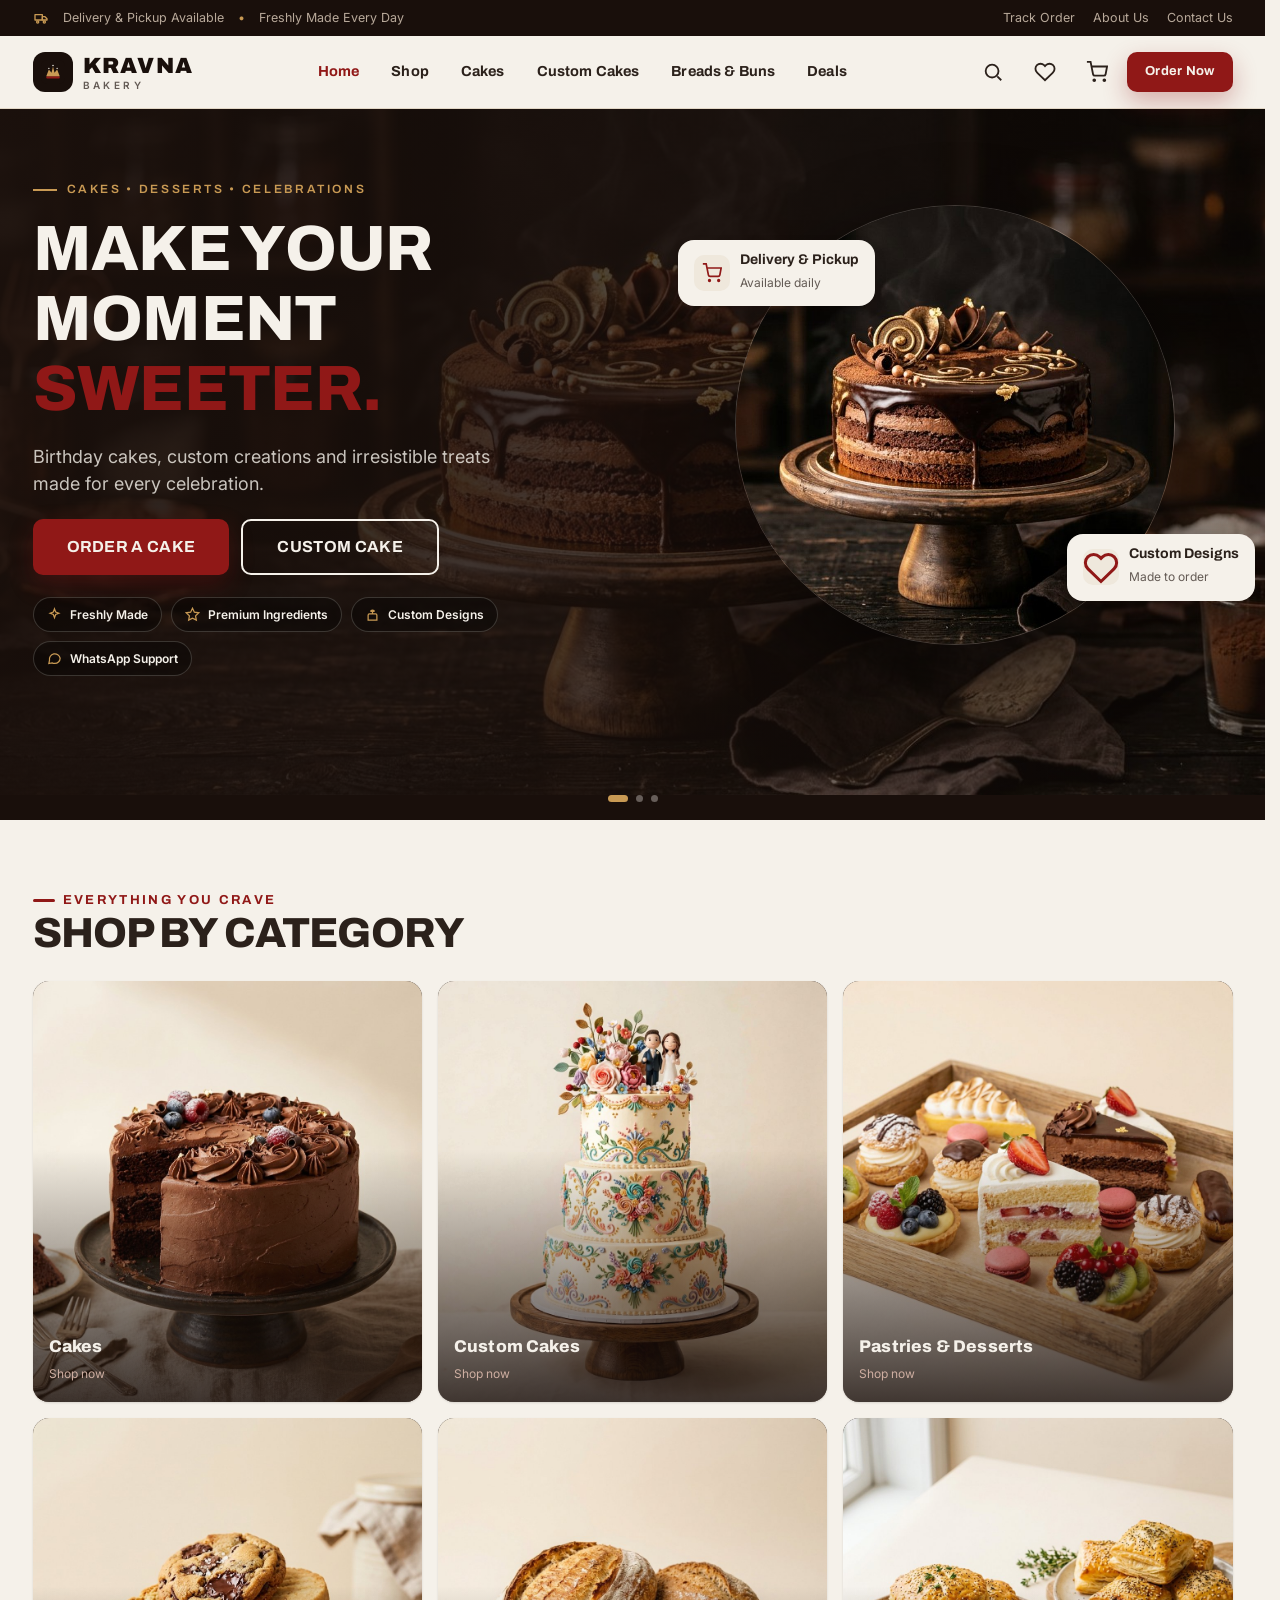
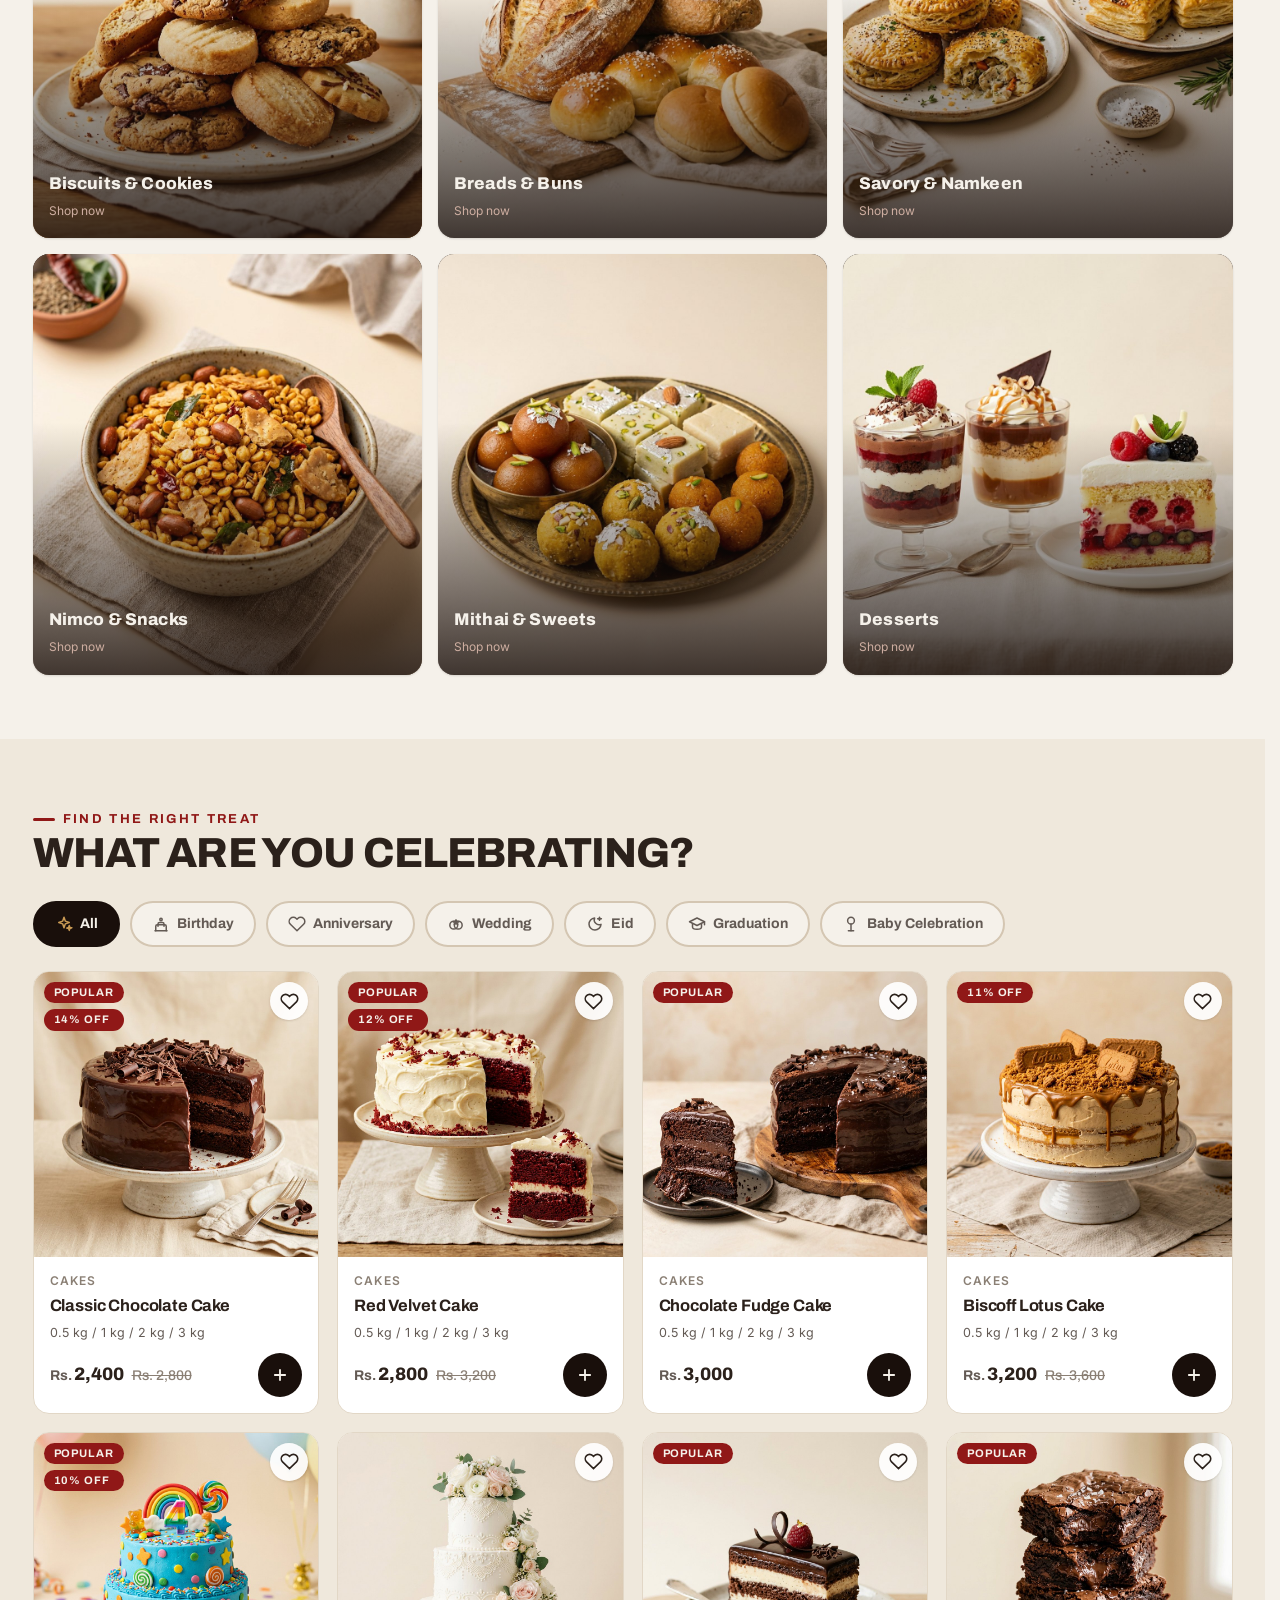
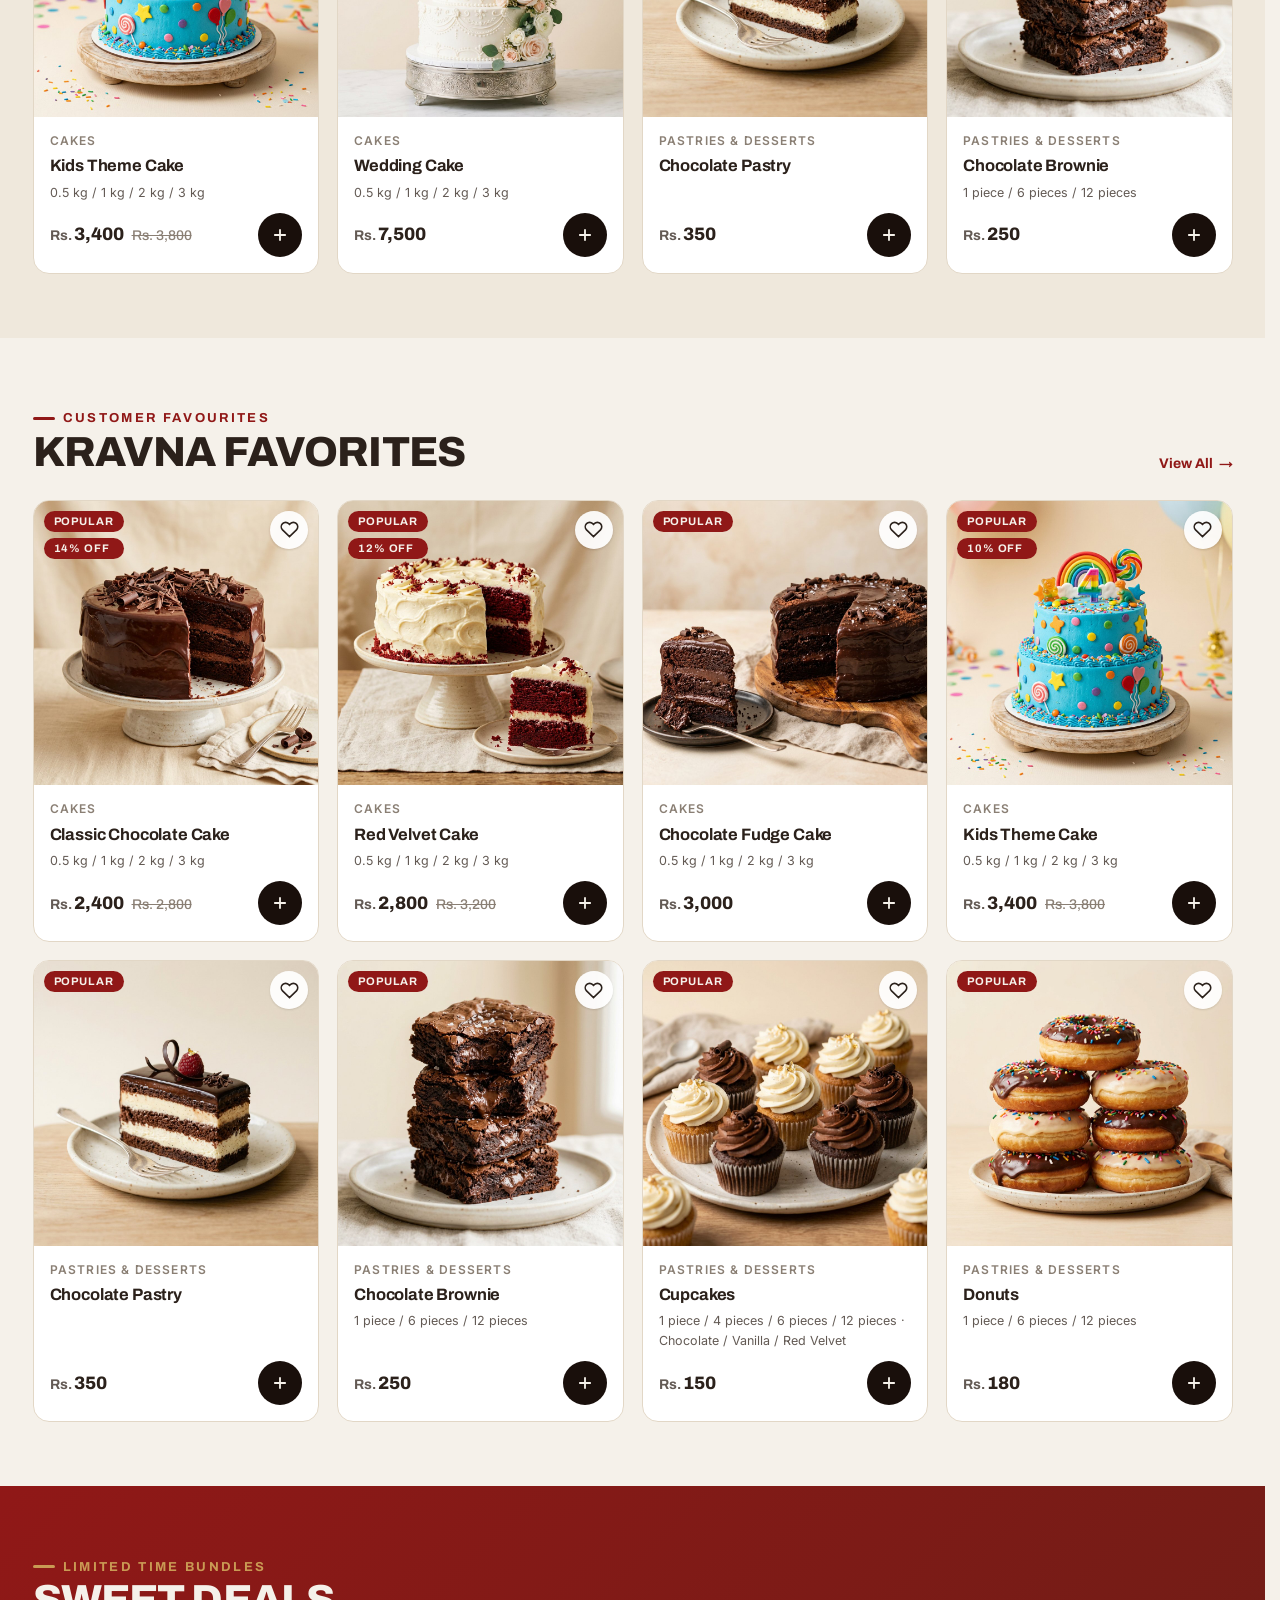
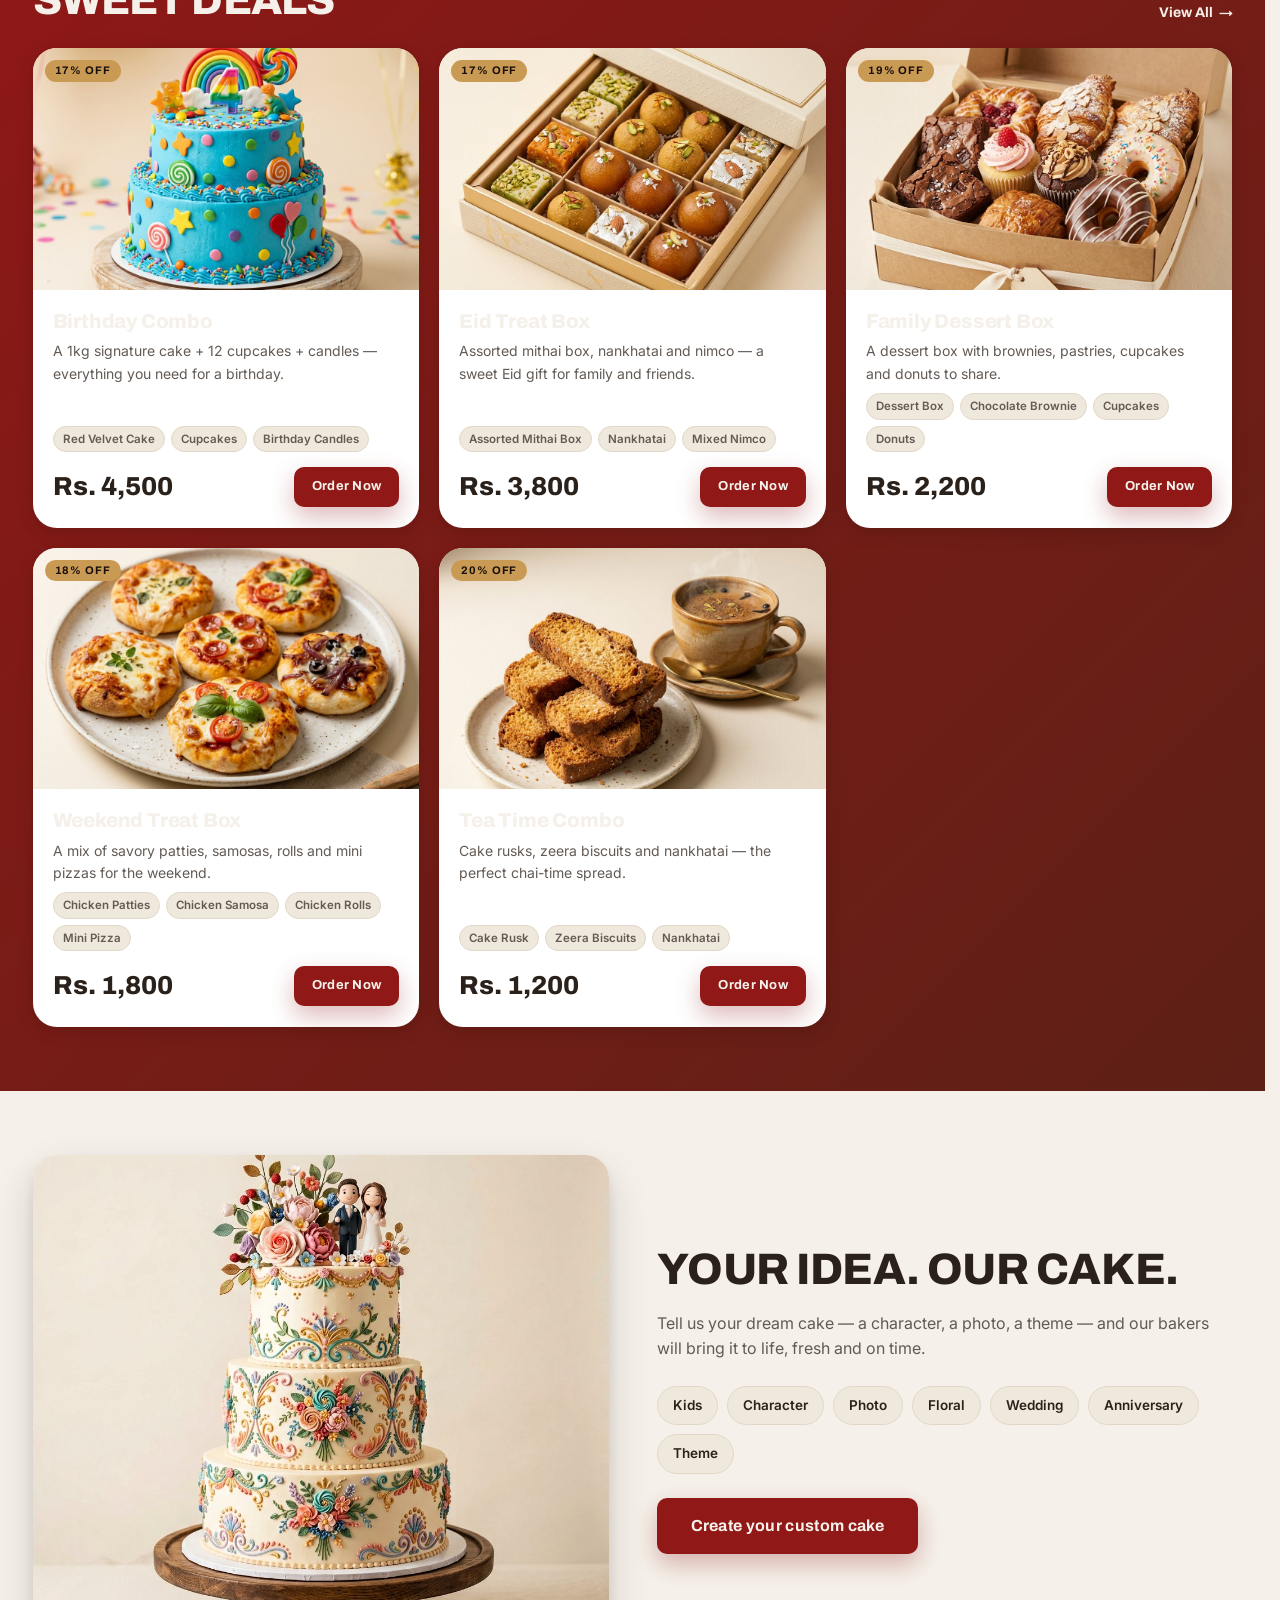
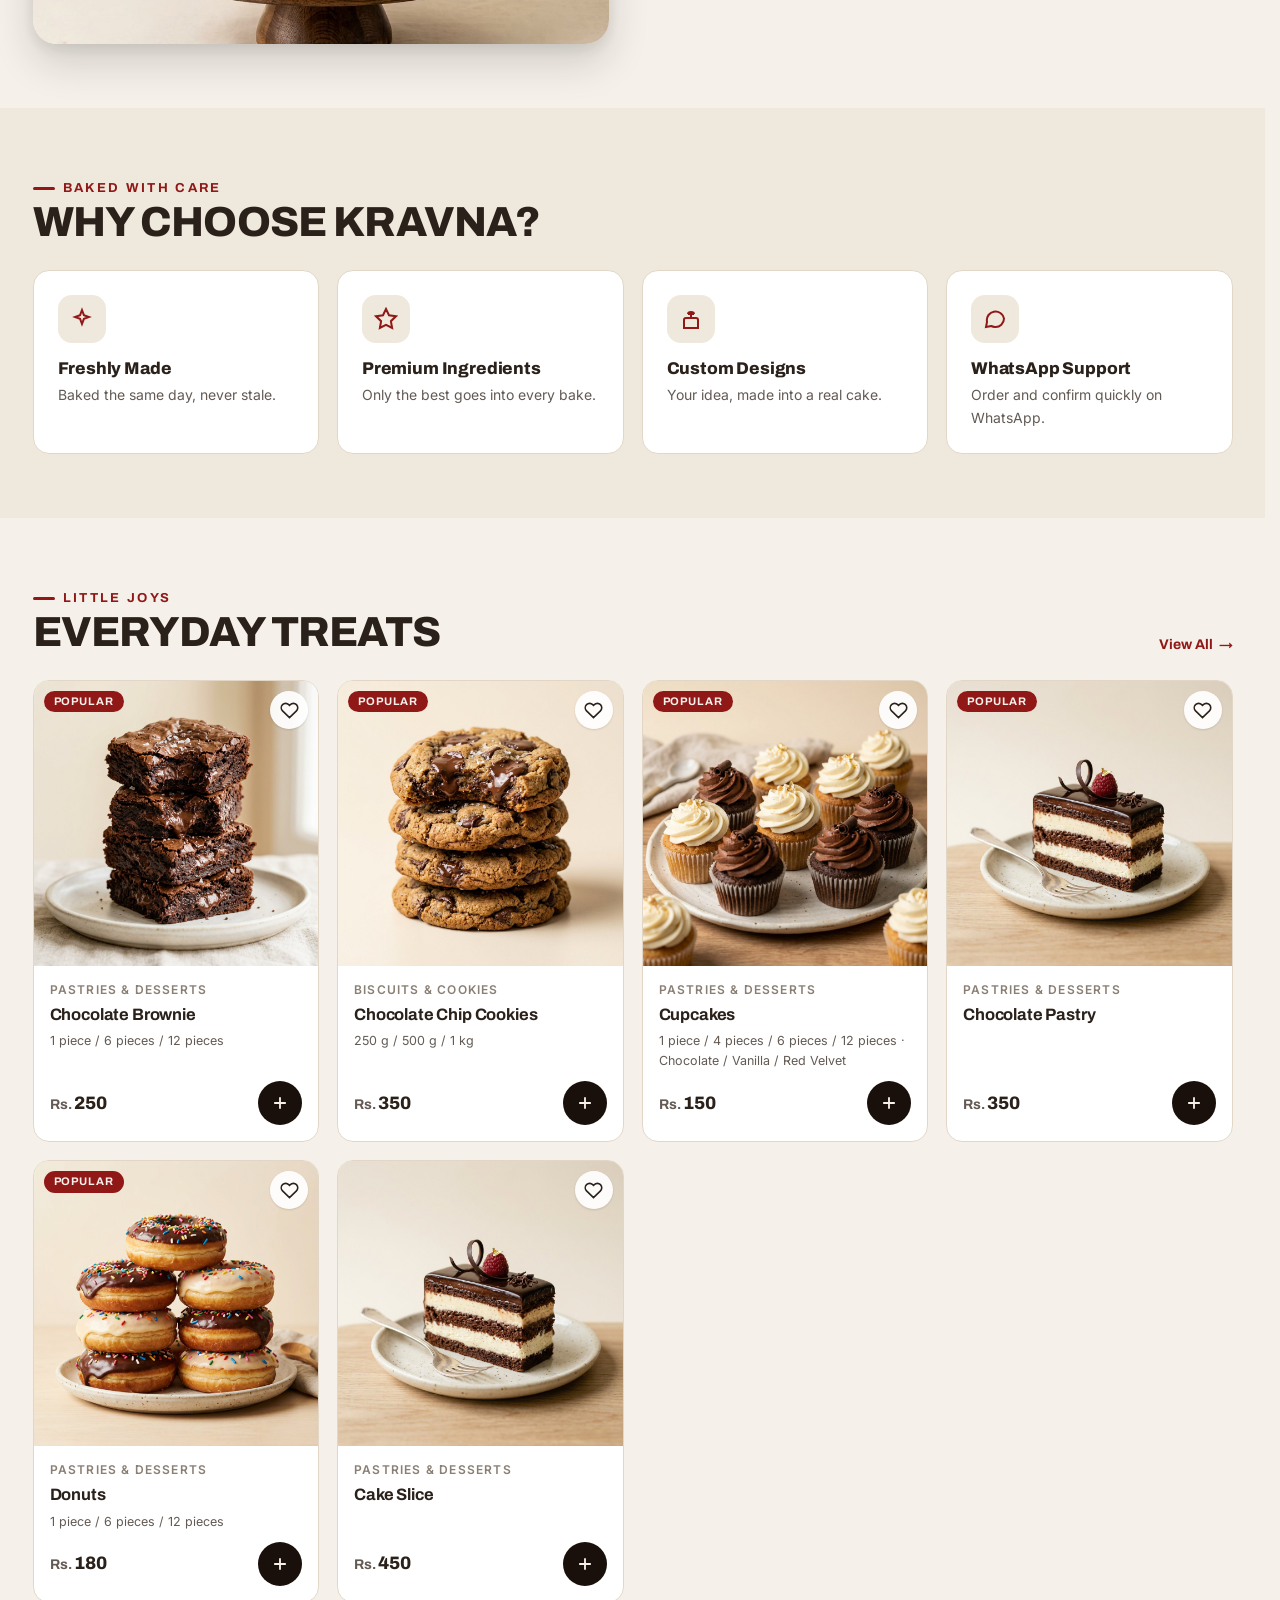
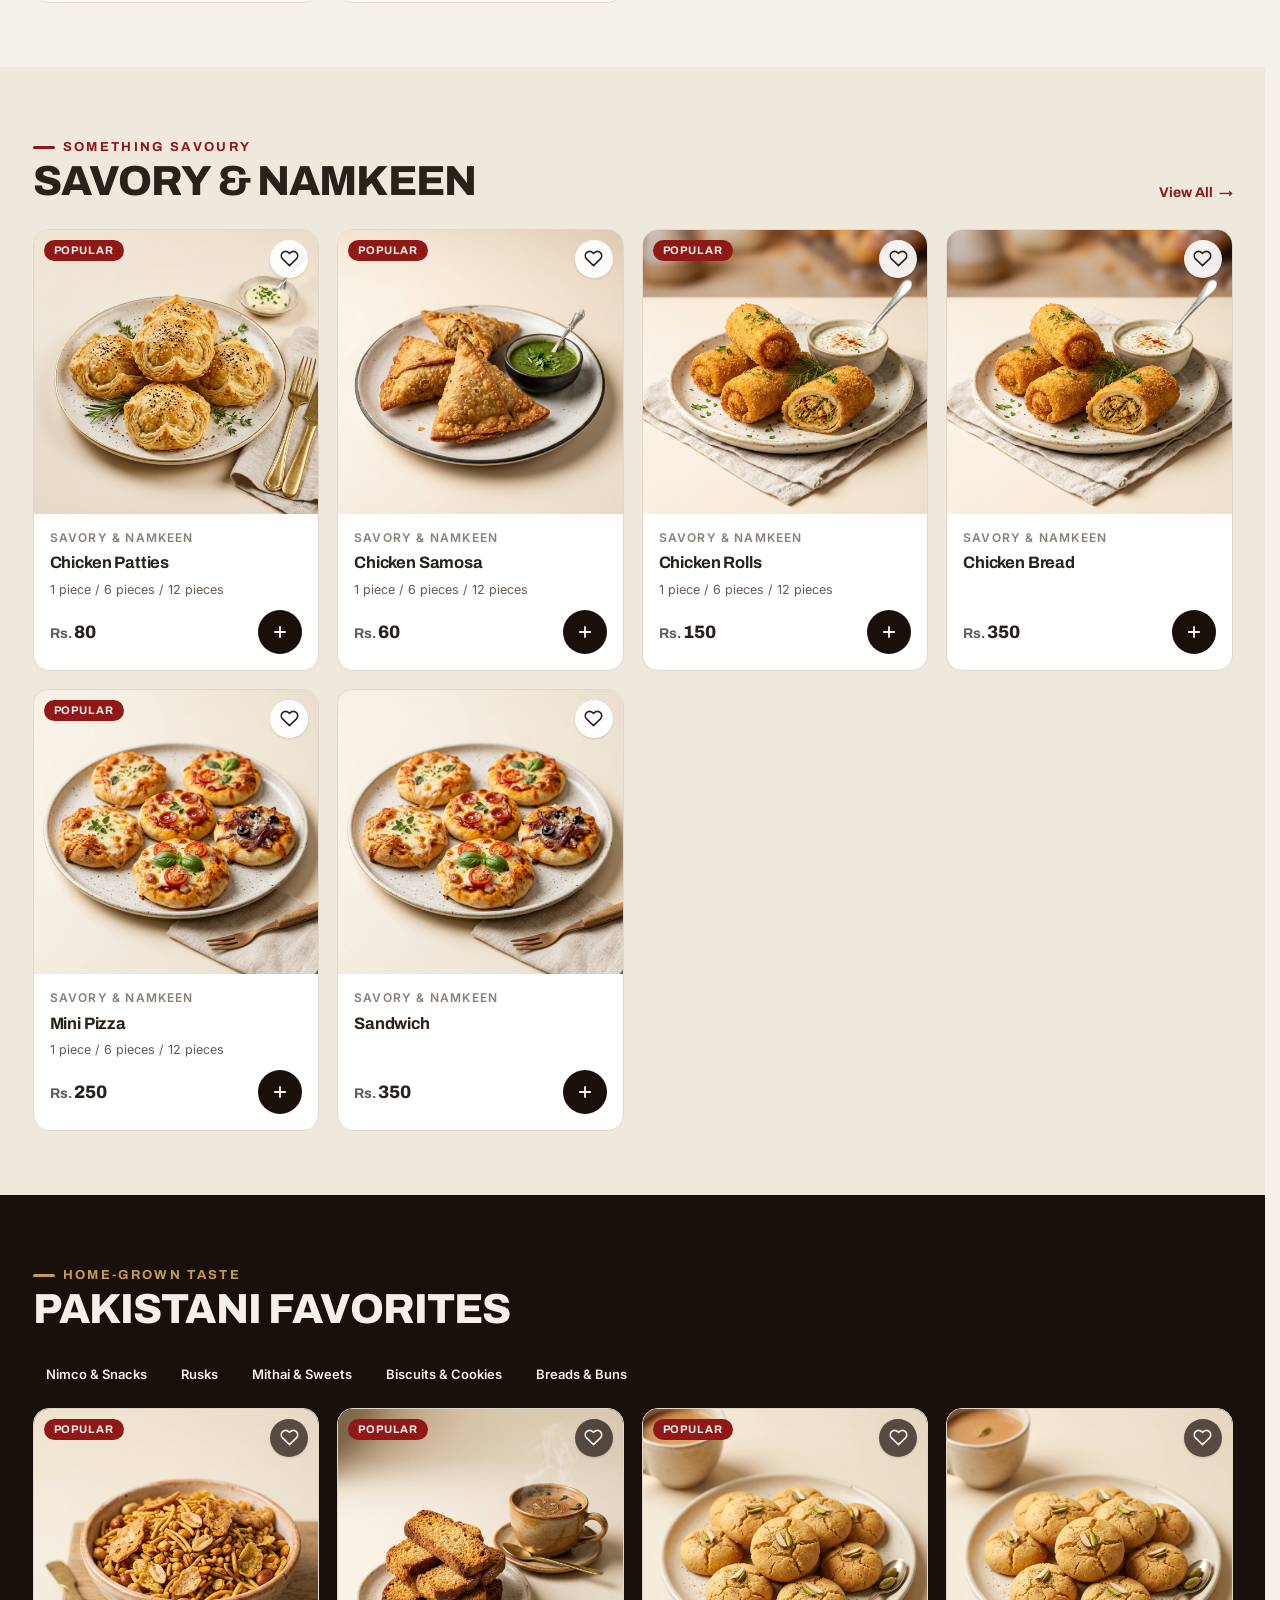
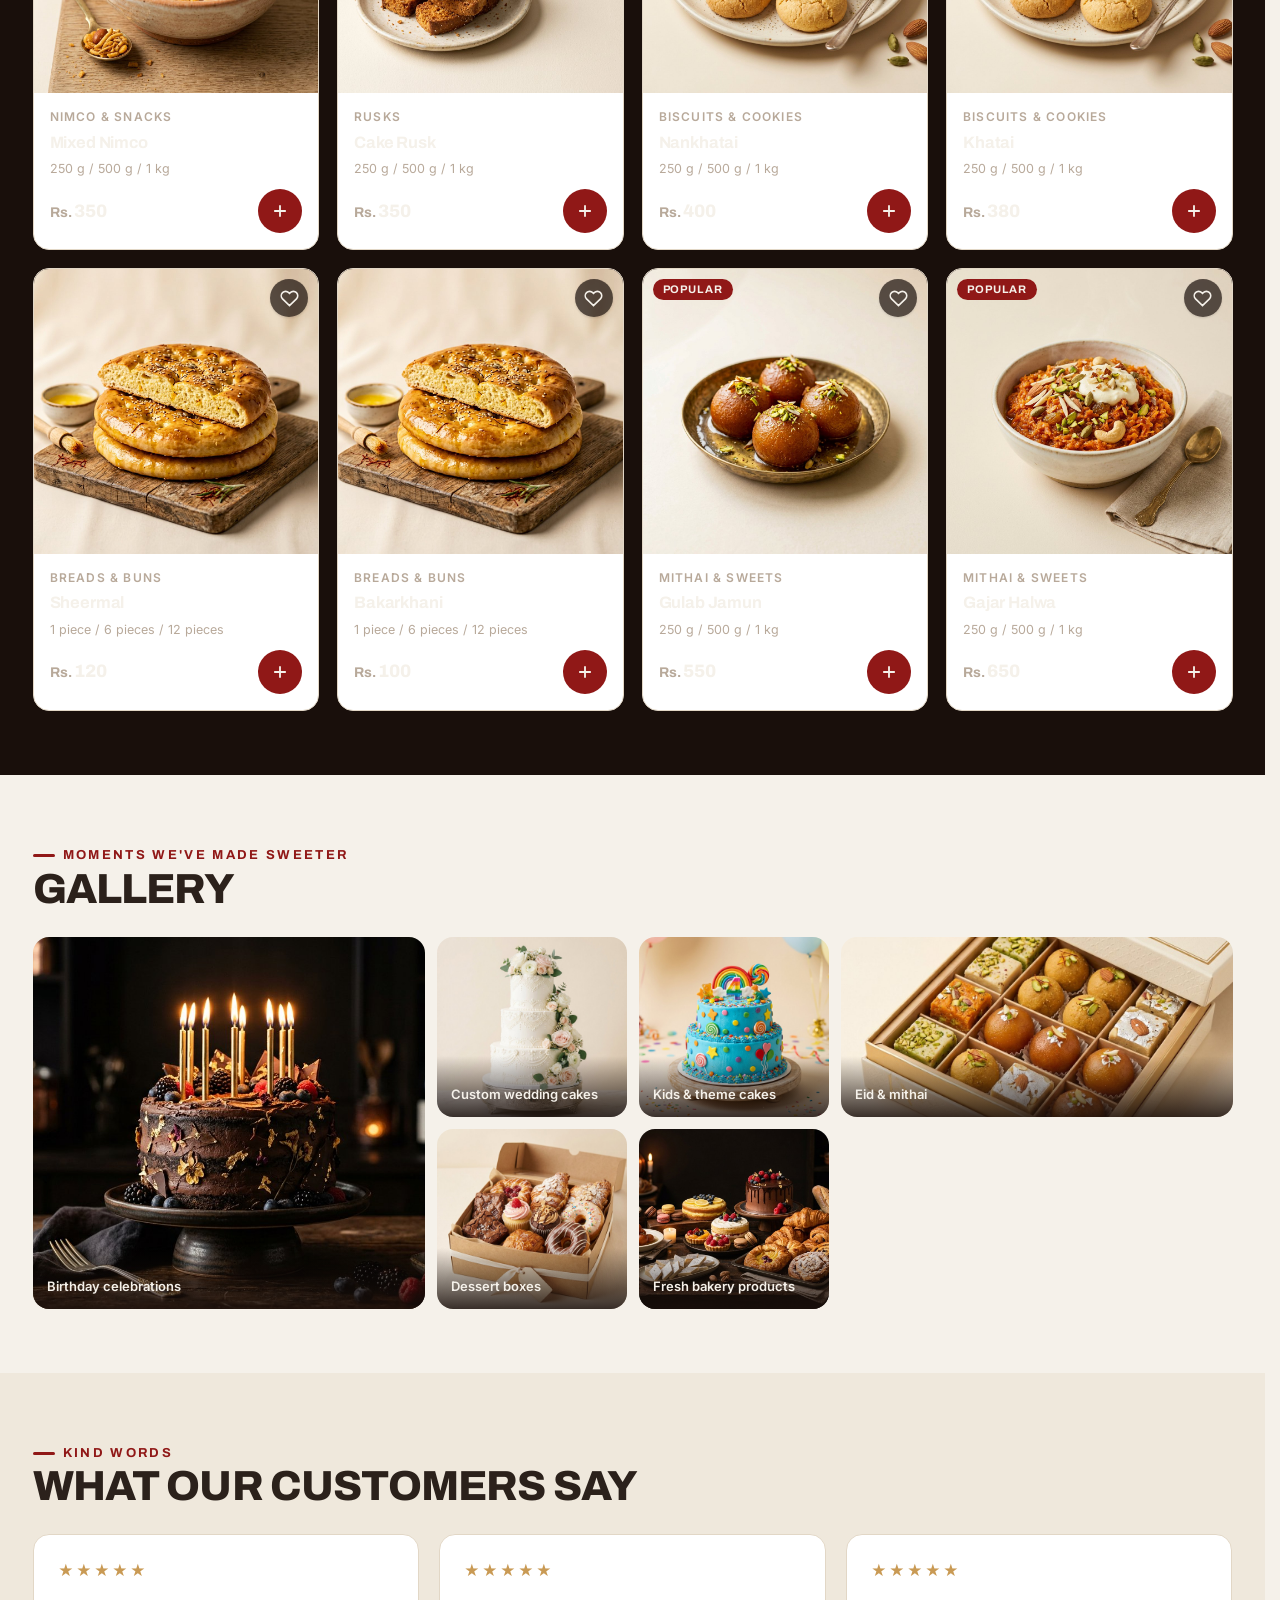
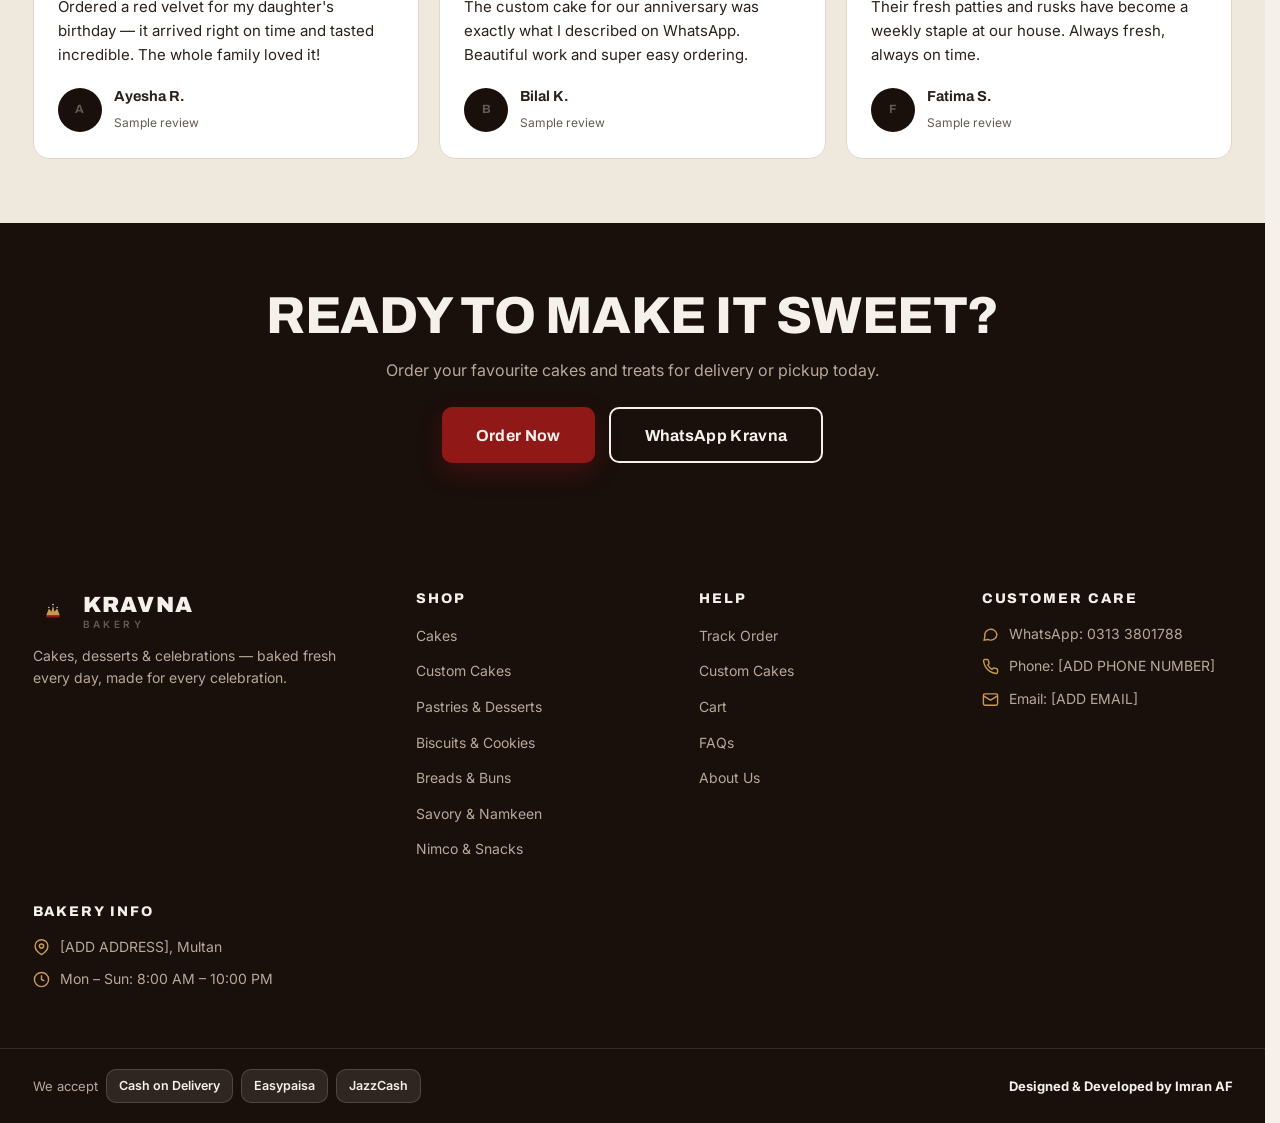
<file: index.html>
<!DOCTYPE html>
<html lang="en-PK">
<head>
  <meta charset="UTF-8">
  <meta name="viewport" content="width=device-width, initial-scale=1.0, viewport-fit=cover">
  <title>Kravna Bakery — Make Your Moment Sweeter | Cakes, Desserts &amp; Celebrations</title>
    <meta name="description" content="Shop birthday cakes, custom cakes, pastries, cookies, breads, rusks, nimco, mithai and more from Kravna Bakery. Order online for delivery or pickup.">
  <meta name="theme-color" content="#190f0b"> 
  <link rel="canonical" href="https://kravna-bakery.vercel.app/">
  <link rel="icon" href="images/logo/kravna-favicon.svg" type="image/svg+xml">
  <link rel="preconnect" href="https://fonts.googleapis.com">
  <link rel="preconnect" href="https://fonts.gstatic.com" crossorigin>
  <link href="https://fonts.googleapis.com/css2?family=Archivo:wght@600;700;800;900&family=Inter:wght@400;500;600;700&display=swap" rel="stylesheet">
  <link rel="stylesheet" href="style.css">
  <meta property="og:type" content="website">
  <meta property="og:title" content="Kravna Bakery — Make Your Moment Sweeter">
  <meta property="og:description" content="Birthday cakes, custom creations and irresistible treats made for every celebration.">
  <meta property="og:image" content="https://kravna-bakery.vercel.app/images/banners/hero-1.jpg">
 <meta property="og:url" content="https://kravna-bakery.vercel.app/">
  <meta name="twitter:card" content="summary_large_image">
<meta name="twitter:title" content="Kravna Bakery | Cakes, Custom Cakes & Desserts">
<meta name="twitter:description" content="Birthday cakes, custom cakes, pastries, cookies, mithai and more. Order online from Kravna Bakery for delivery or pickup.">
<meta name="twitter:image" content="https://kravna-bakery.vercel.app/images/banners/hero-1.jpg"> 
  <meta name="google-site-verification" content="9i-t0AJJssGiqgVckHdSrPXAoer9AvJpxHz-F45b304" />
</head>
<body data-page="home">
  <a class="skip-link" href="#main">Skip to content</a>
  <div id="site-header"></div>

  <main id="main">
    <div id="home-root">
    <!-- HERO -->
    <section class="hero" id="hero" aria-label="Featured"></section>

    <!-- CATEGORIES -->
    <section class="section">
      <div class="container">
        <div class="sec-head">
          <div>
            <span class="eyebrow">Everything you crave</span>
            <h2>Shop by Category</h2>
          </div>
        </div>
        <div class="cat-grid" id="home-categories"></div>
      </div>
    </section>

    <!-- OCCASIONS -->
    <section class="section section--cream2" id="occasions">
      <div class="container">
        <div class="sec-head">
          <div>
            <span class="eyebrow">Find the right treat</span>
            <h2>What are you celebrating?</h2>
          </div>
        </div>
        <div class="occasions__tabs" id="occasion-tabs" role="tablist" aria-label="Occasions"></div>
        <div id="home-occasions"><div class="occasions__results" id="occasion-results"></div></div>
      </div>
    </section>

    <!-- BESTSELLERS -->
    <section class="section">
      <div class="container">
        <div class="sec-head">
          <div>
            <span class="eyebrow">Customer favourites</span>
            <h2>Kravna Favorites</h2>
          </div>
          <a class="link-more" href="shop.html">View All</a>
        </div>
        <div class="shelf" id="home-bestsellers"></div>
      </div>
    </section>

    <!-- DEALS -->
    <section class="section section--red" id="deals">
      <div class="container">
        <div class="sec-head sec-head--dark">
          <div>
            <span class="eyebrow">Limited time bundles</span>
            <h2>Sweet Deals</h2>
          </div>
          <a class="link-more" href="shop.html?view=deals">View All</a>
        </div>
        <div class="deals-grid" id="home-deals"></div>
      </div>
    </section>

    <!-- CUSTOM CAKES -->
    <section class="section">
      <div class="container" id="home-custom"></div>
    </section>

    <!-- WHY CHOOSE -->
    <section class="section section--cream2">
      <div class="container">
        <div class="sec-head">
          <div>
            <span class="eyebrow">Baked with care</span>
            <h2>Why Choose Kravna?</h2>
          </div>
        </div>
        <div class="why-grid" id="home-why"></div>
      </div>
    </section>

    <!-- EVERYDAY TREATS -->
    <section class="section">
      <div class="container">
        <div class="sec-head">
          <div>
            <span class="eyebrow">Little joys</span>
            <h2>Everyday Treats</h2>
          </div>
          <a class="link-more" href="shop.html?category=pastries-desserts">View All</a>
        </div>
        <div class="shelf" id="home-treats"></div>
      </div>
    </section>

    <!-- SAVORY -->
    <section class="section section--cream2">
      <div class="container">
        <div class="sec-head">
          <div>
            <span class="eyebrow">Something savoury</span>
            <h2>Savory &amp; Namkeen</h2>
          </div>
          <a class="link-more" href="shop.html?category=savory">View All</a>
        </div>
        <div class="shelf" id="home-savory"></div>
      </div>
    </section>

    <!-- PAKISTANI FAVORITES -->
    <section class="section section--dark">
      <div class="container">
        <div class="sec-head sec-head--dark">
          <div>
            <span class="eyebrow">Home-grown taste</span>
            <h2>Pakistani Favorites</h2>
          </div>
        </div>
        <div id="home-pakistani"></div>
      </div>
    </section>

    <!-- GALLERY -->
    <section class="section">
      <div class="container">
        <div class="sec-head">
          <div>
            <span class="eyebrow">Moments we've made sweeter</span>
            <h2>Gallery</h2>
          </div>
        </div>
        <div class="gallery" id="home-gallery"></div>
      </div>
    </section>

    <!-- TESTIMONIALS -->
    <section class="section section--cream2">
      <div class="container">
        <div class="sec-head">
          <div>
            <span class="eyebrow">Kind words</span>
            <h2>What Our Customers Say</h2>
          </div>
        </div>
        <div class="testi-grid" id="home-testimonials"></div>
      </div>
    </section>

    <!-- FINAL CTA -->
    <section class="section section--dark" id="home-final-cta-wrap">
      <div class="container" id="home-final-cta"></div>
    </section>
    </div><!-- /home-root -->
  </main>

  <div id="site-footer"></div>
  <div id="bottom-nav"></div>
  <noscript><p style="padding:16px;text-align:center">Please enable JavaScript to browse Kravna Bakery.</p></noscript>
  <script src="app.js"></script>
</body>
</html>
</file>
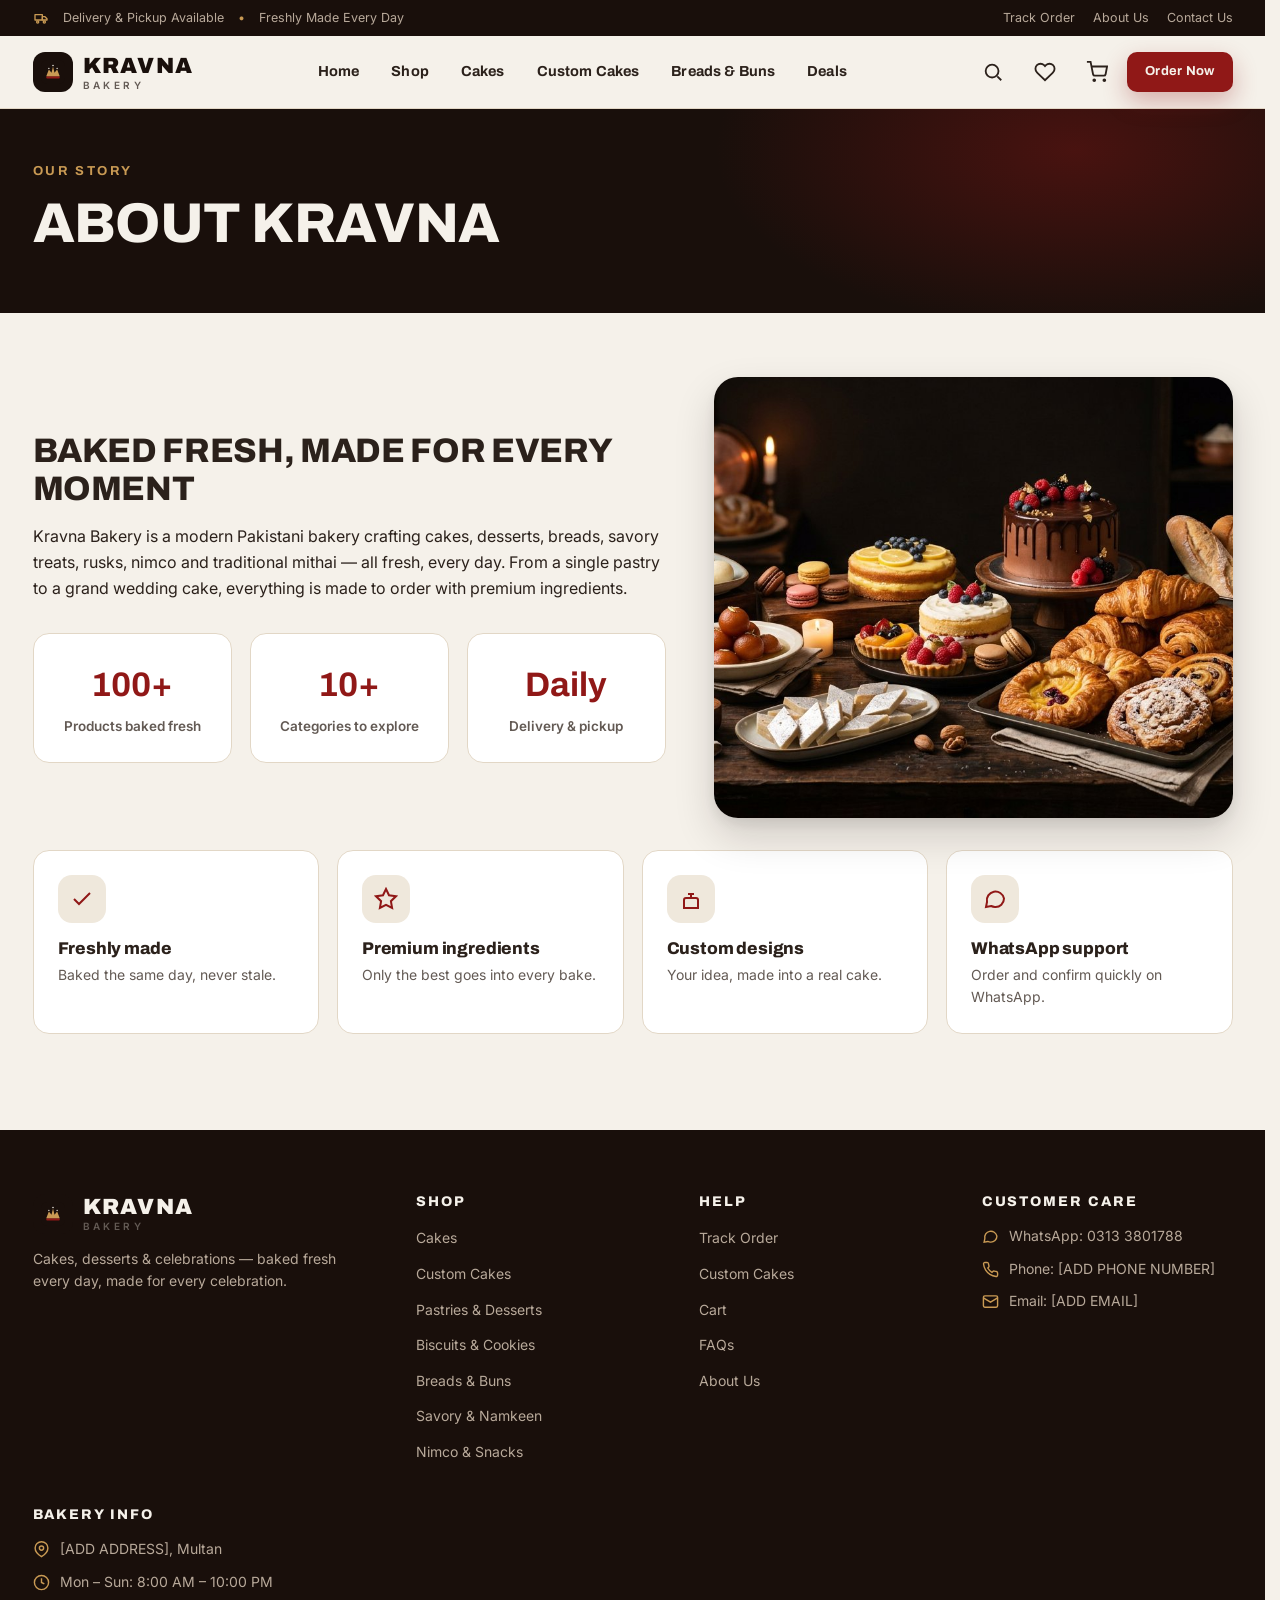
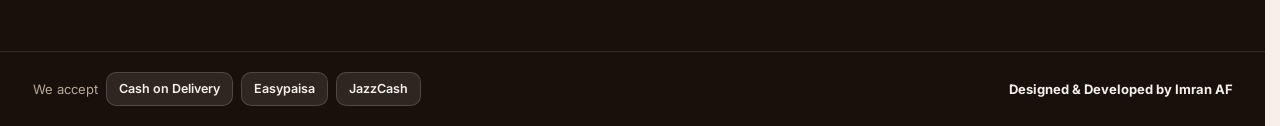
<file: about.html>
<!DOCTYPE html>
<html lang="en">
<head>
  <meta charset="UTF-8">
  <meta name="viewport" content="width=device-width, initial-scale=1.0, viewport-fit=cover">
  <title>About Us — Kravna Bakery</title>
  <meta name="description" content="Kravna Bakery is a modern Pakistani bakery crafting fresh cakes, desserts, breads, savory treats and mithai every day.">
  <meta name="theme-color" content="#190f0b">
  <link rel="icon" href="images/logo/kravna-favicon.svg" type="image/svg+xml">
  <link rel="preconnect" href="https://fonts.googleapis.com">
  <link rel="preconnect" href="https://fonts.gstatic.com" crossorigin>
  <link href="https://fonts.googleapis.com/css2?family=Archivo:wght@600;700;800;900&family=Inter:wght@400;500;600;700&display=swap" rel="stylesheet">
  <link rel="stylesheet" href="style.css">
</head>
<body data-page="about">
  <a class="skip-link" href="#main">Skip to content</a>
  <div id="site-header"></div>

  <main id="main">
    <section class="page-hero">
      <div class="container">
        <span class="eyebrow">Our story</span>
        <h1>About Kravna</h1>
      </div>
    </section>
    <section class="section">
      <div class="container" id="about-root"></div>
    </section>
  </main>

  <div id="site-footer"></div>
  <div id="bottom-nav"></div>
  <noscript><p style="padding:16px;text-align:center">Please enable JavaScript to browse Kravna Bakery.</p></noscript>
  <script src="app.js"></script>
</body>
</html>
</file>
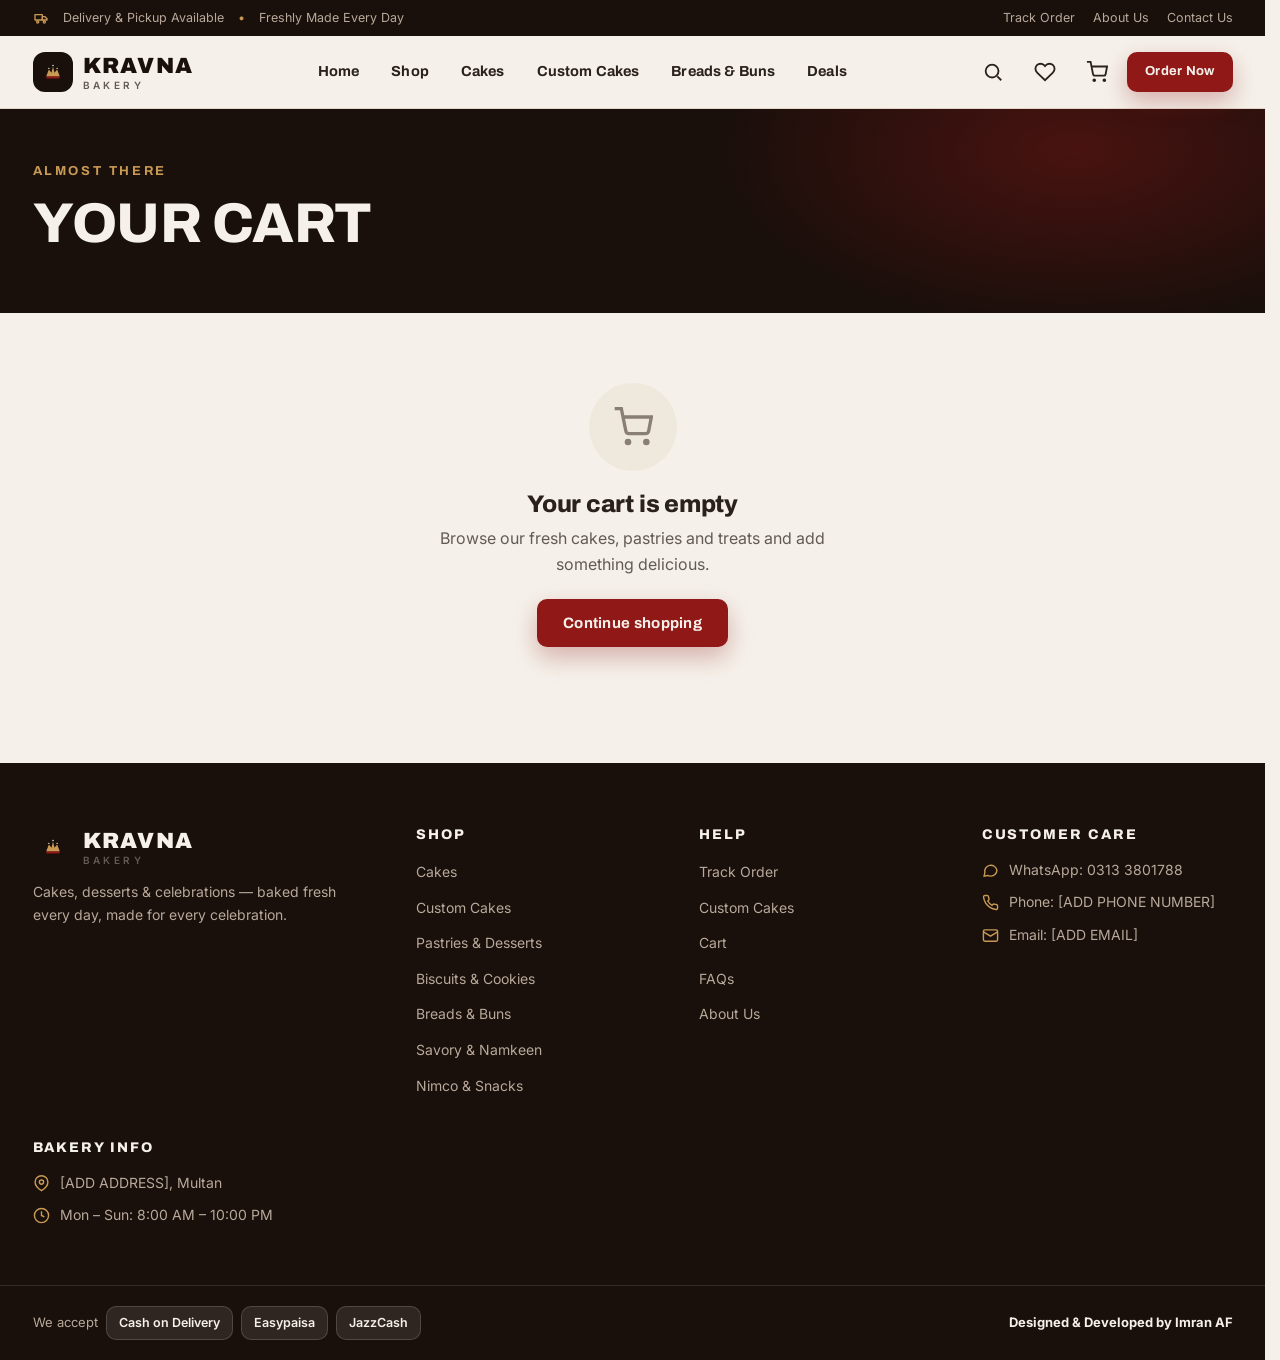
<file: cart.html>
<!DOCTYPE html>
<html lang="en">
<head>
  <meta charset="UTF-8">
  <meta name="viewport" content="width=device-width, initial-scale=1.0, viewport-fit=cover">
  <title>Your Cart — Kravna Bakery</title>
  <meta name="description" content="Review the treats in your Kravna Bakery cart and proceed to checkout.">
  <meta name="theme-color" content="#190f0b">
  <link rel="icon" href="images/logo/kravna-favicon.svg" type="image/svg+xml">
  <link rel="preconnect" href="https://fonts.googleapis.com">
  <link rel="preconnect" href="https://fonts.gstatic.com" crossorigin>
  <link href="https://fonts.googleapis.com/css2?family=Archivo:wght@600;700;800;900&family=Inter:wght@400;500;600;700&display=swap" rel="stylesheet">
  <link rel="stylesheet" href="style.css">
</head>
<body data-page="cart">
  <a class="skip-link" href="#main">Skip to content</a>
  <div id="site-header"></div>

  <main id="main">
    <section class="page-hero">
      <div class="container">
        <span class="eyebrow">Almost there</span>
        <h1>Your Cart</h1>
      </div>
    </section>
    <section class="container" style="min-height:50vh">
      <div id="cart-root"></div>
    </section>
  </main>

  <div id="site-footer"></div>
  <div id="bottom-nav"></div>
  <noscript><p style="padding:16px;text-align:center">Please enable JavaScript to browse Kravna Bakery.</p></noscript>
  <script src="app.js"></script>
</body>
</html>
</file>
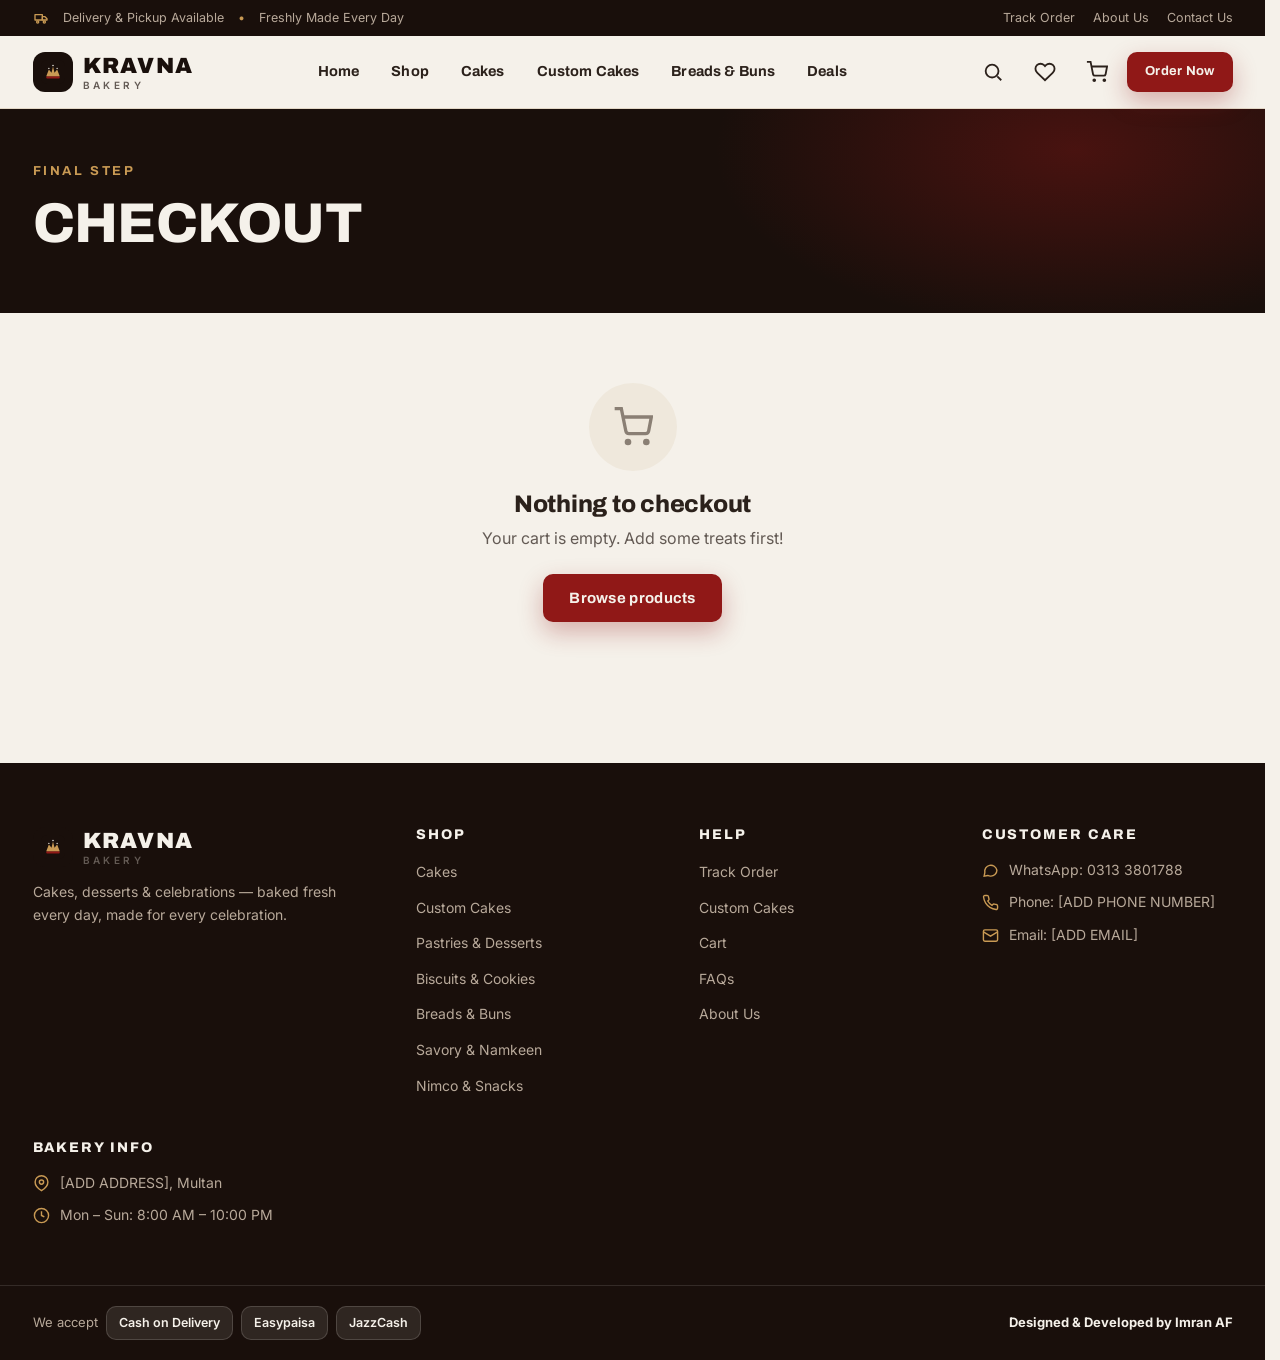
<file: checkout.html>
<!DOCTYPE html>
<html lang="en">
<head>
  <meta charset="UTF-8">
  <meta name="viewport" content="width=device-width, initial-scale=1.0, viewport-fit=cover">
  <title>Checkout — Kravna Bakery</title>
  <meta name="description" content="Complete your Kravna Bakery order — delivery or pickup, Cash on Delivery, Easypaisa or JazzCash.">
  <meta name="theme-color" content="#190f0b">
  <link rel="icon" href="images/logo/kravna-favicon.svg" type="image/svg+xml">
  <link rel="preconnect" href="https://fonts.googleapis.com">
  <link rel="preconnect" href="https://fonts.gstatic.com" crossorigin>
  <link href="https://fonts.googleapis.com/css2?family=Archivo:wght@600;700;800;900&family=Inter:wght@400;500;600;700&display=swap" rel="stylesheet">
  <link rel="stylesheet" href="style.css">
</head>
<body data-page="checkout">
  <a class="skip-link" href="#main">Skip to content</a>
  <div id="site-header"></div>

  <main id="main">
    <section class="page-hero">
      <div class="container">
        <span class="eyebrow">Final step</span>
        <h1>Checkout</h1>
      </div>
    </section>
    <section class="container" style="min-height:50vh">
      <div id="checkout-root"></div>
    </section>
  </main>

  <div id="site-footer"></div>
  <div id="bottom-nav"></div>
  <noscript><p style="padding:16px;text-align:center">Please enable JavaScript to browse Kravna Bakery.</p></noscript>
  <script src="app.js"></script>
</body>
</html>
</file>
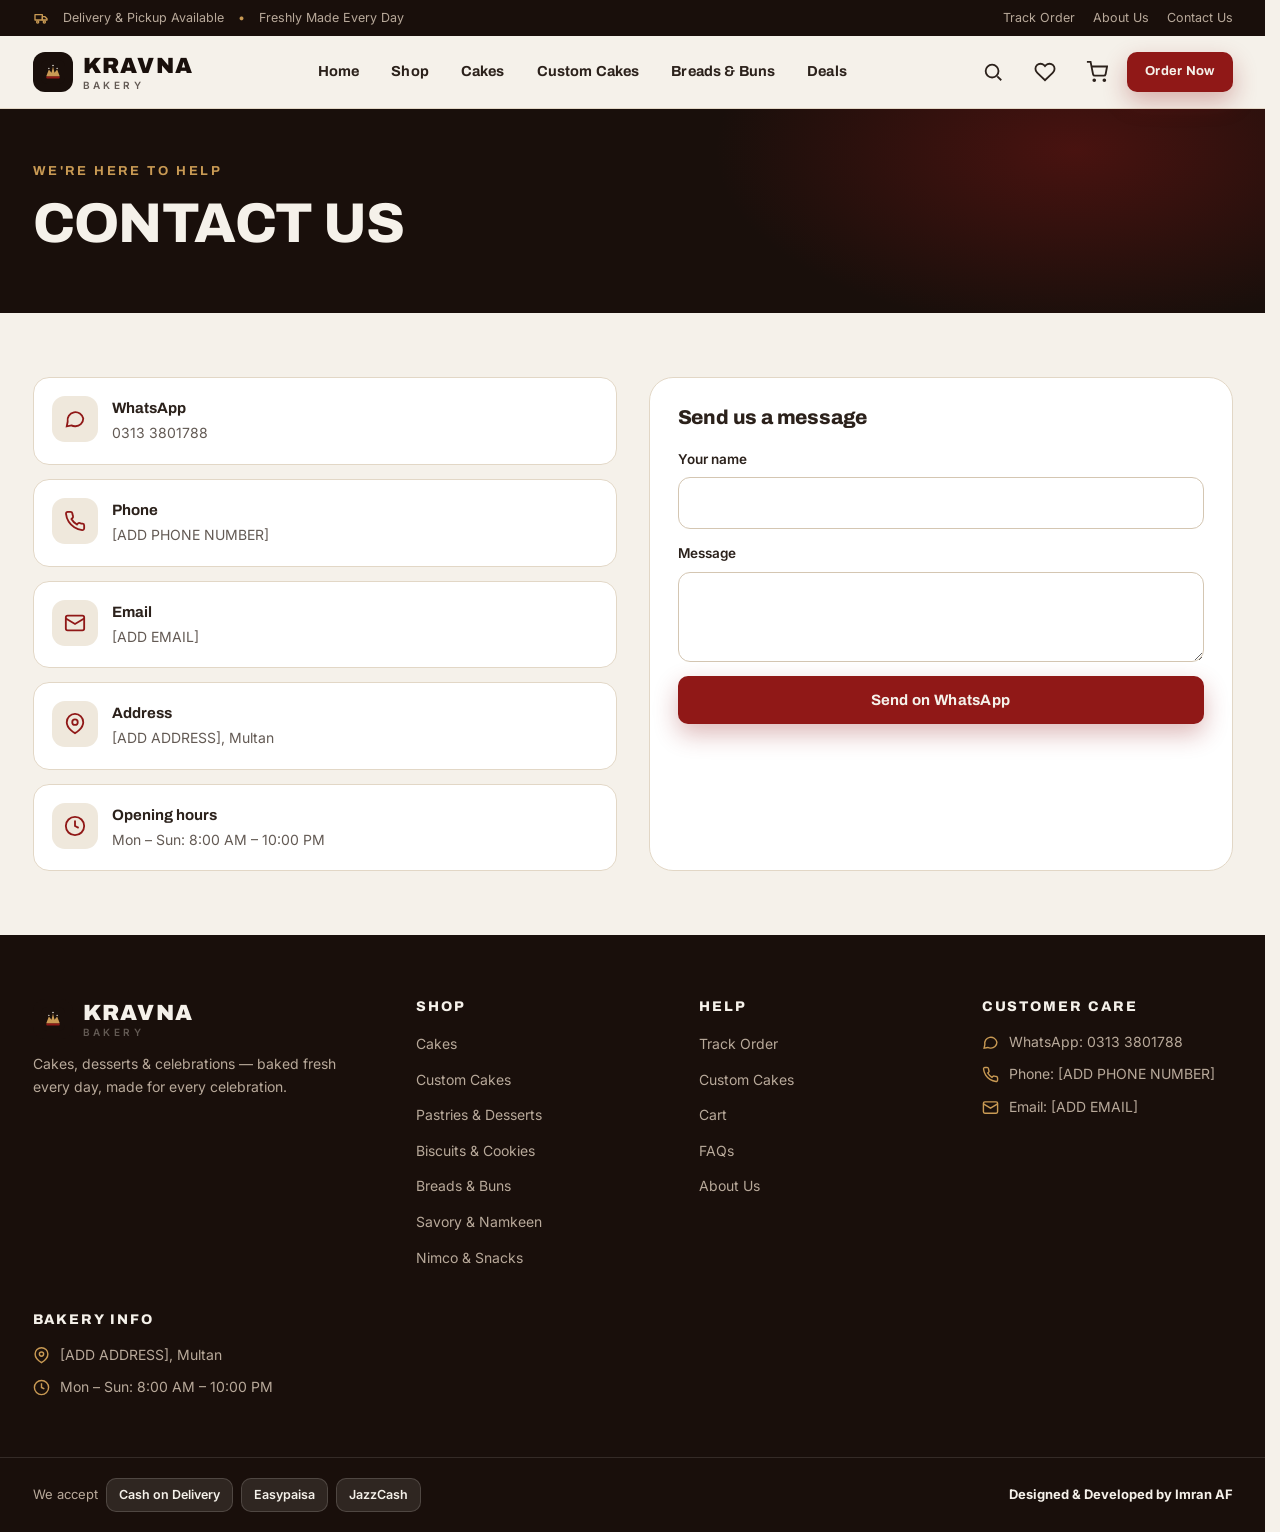
<file: contact.html>
<!DOCTYPE html>
<html lang="en">
<head>
  <meta charset="UTF-8">
  <meta name="viewport" content="width=device-width, initial-scale=1.0, viewport-fit=cover">
  <title>Contact Us — Kravna Bakery</title>
  <meta name="description" content="Get in touch with Kravna Bakery on WhatsApp, by phone or email. Delivery &amp; pickup available.">
  <meta name="theme-color" content="#190f0b">
  <link rel="icon" href="images/logo/kravna-favicon.svg" type="image/svg+xml">
  <link rel="preconnect" href="https://fonts.googleapis.com">
  <link rel="preconnect" href="https://fonts.gstatic.com" crossorigin>
  <link href="https://fonts.googleapis.com/css2?family=Archivo:wght@600;700;800;900&family=Inter:wght@400;500;600;700&display=swap" rel="stylesheet">
  <link rel="stylesheet" href="style.css">
</head>
<body data-page="contact">
  <a class="skip-link" href="#main">Skip to content</a>
  <div id="site-header"></div>

  <main id="main">
    <section class="page-hero">
      <div class="container">
        <span class="eyebrow">We're here to help</span>
        <h1>Contact Us</h1>
      </div>
    </section>
    <section class="section">
      <div class="container" id="contact-root"></div>
    </section>
  </main>

  <div id="site-footer"></div>
  <div id="bottom-nav"></div>
  <noscript><p style="padding:16px;text-align:center">Please enable JavaScript to browse Kravna Bakery.</p></noscript>
  <script src="app.js"></script>
</body>
</html>
</file>
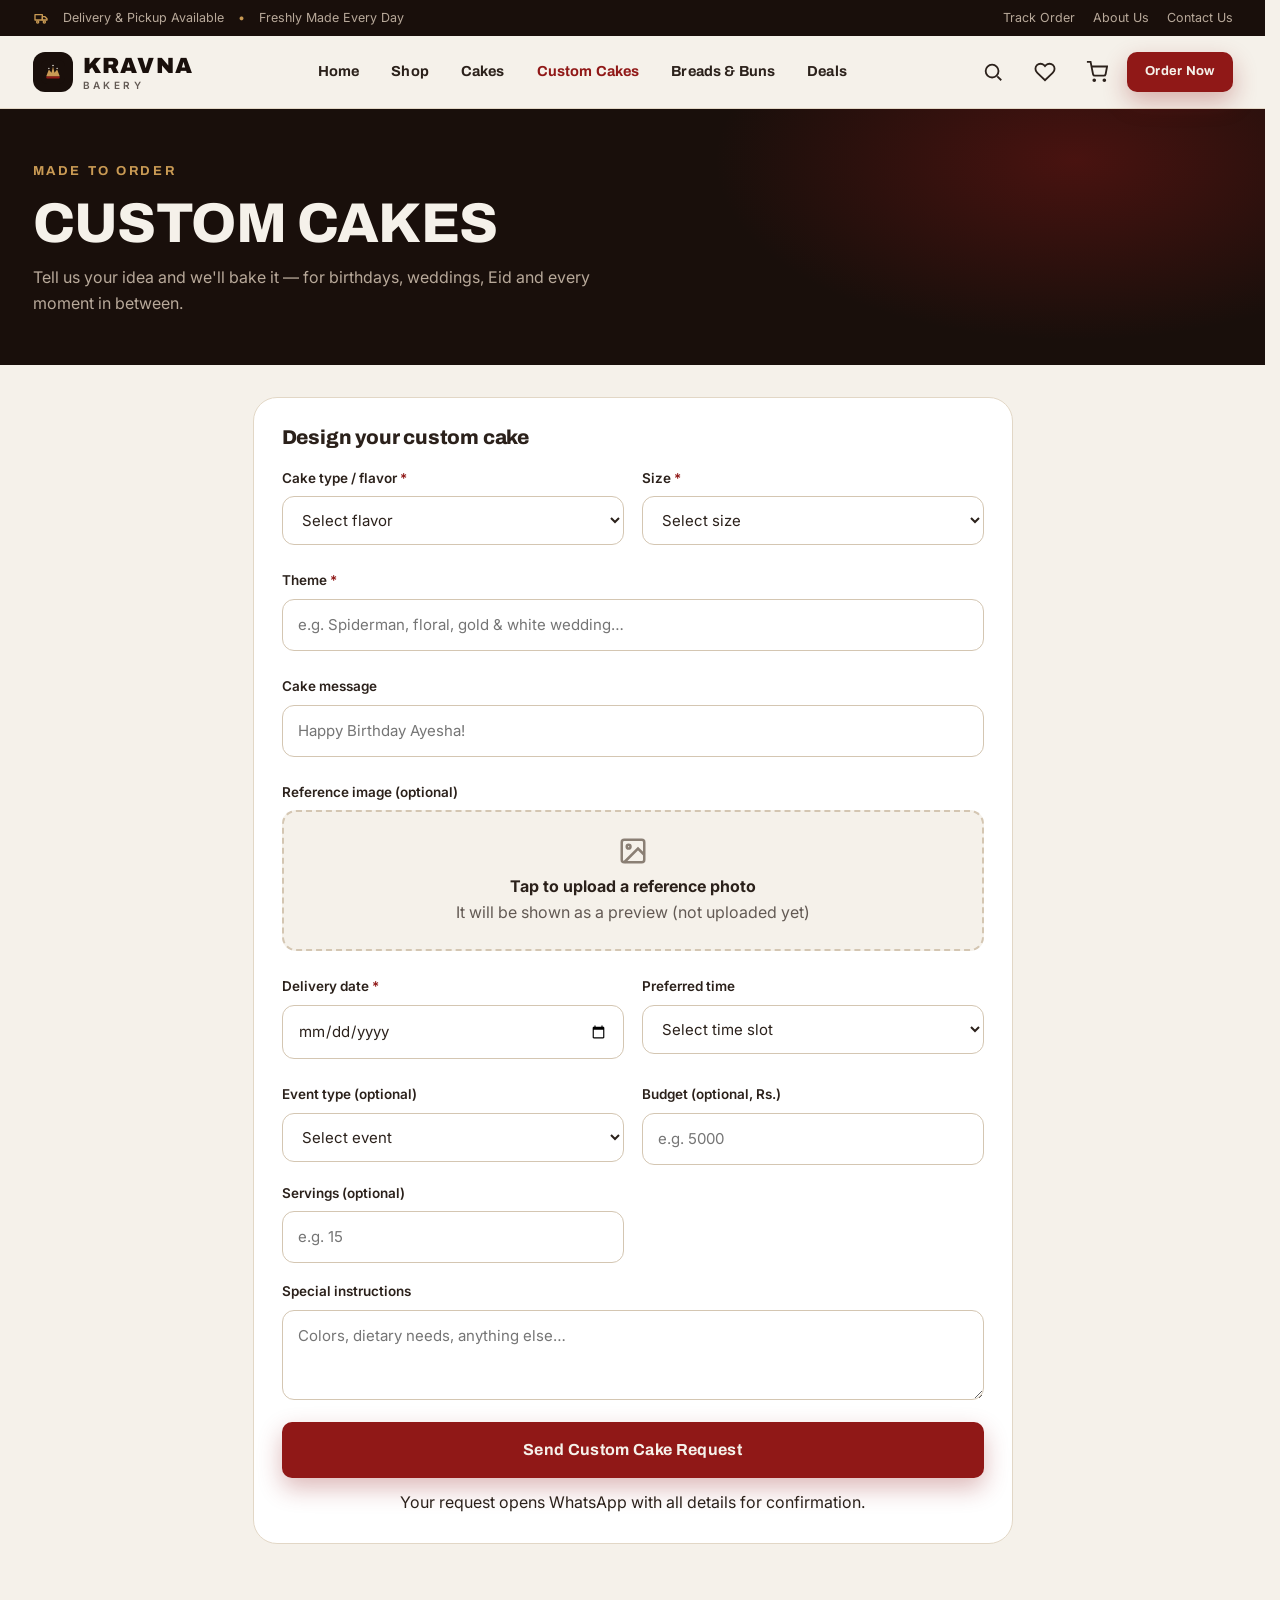
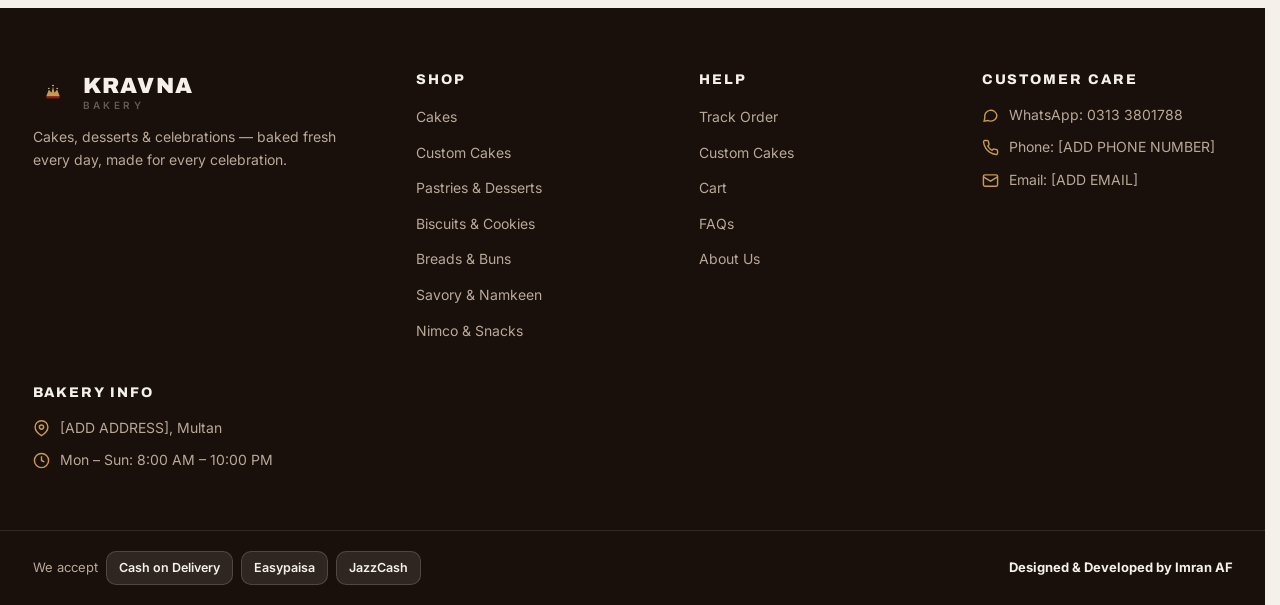
<file: custom-cake.html>
<!DOCTYPE html>
<html lang="en">
<head>
  <meta charset="UTF-8">
  <meta name="viewport" content="width=device-width, initial-scale=1.0, viewport-fit=cover">
  <title>Custom Cakes — Kravna Bakery</title>
  <meta name="description" content="Design your dream cake — kids, character, photo, floral, wedding and theme cakes made to order by Kravna Bakery.">
  <meta name="theme-color" content="#190f0b">
  <link rel="icon" href="images/logo/kravna-favicon.svg" type="image/svg+xml">
  <link rel="preconnect" href="https://fonts.googleapis.com">
  <link rel="preconnect" href="https://fonts.gstatic.com" crossorigin>
  <link href="https://fonts.googleapis.com/css2?family=Archivo:wght@600;700;800;900&family=Inter:wght@400;500;600;700&display=swap" rel="stylesheet">
  <link rel="stylesheet" href="style.css">
  <meta property="og:type" content="website">
  <meta property="og:title" content="Custom Cakes — Kravna Bakery">
  <meta property="og:description" content="Your idea, our cake. Custom cakes made to order.">
  <meta property="og:image" content="images/categories/custom-cakes.jpg">
</head>
<body data-page="custom-cake">
  <a class="skip-link" href="#main">Skip to content</a>
  <div id="site-header"></div>

  <main id="main">
    <section class="page-hero">
      <div class="container">
        <span class="eyebrow">Made to order</span>
        <h1>Custom Cakes</h1>
        <p>Tell us your idea and we'll bake it — for birthdays, weddings, Eid and every moment in between.</p>
      </div>
    </section>
    <section class="section" style="padding-top:var(--sp-6)">
      <div class="container" id="custom-cake-root"></div>
    </section>
  </main>

  <div id="site-footer"></div>
  <div id="bottom-nav"></div>
  <noscript><p style="padding:16px;text-align:center">Please enable JavaScript to browse Kravna Bakery.</p></noscript>
  <script src="app.js"></script>
</body>
</html>
</file>
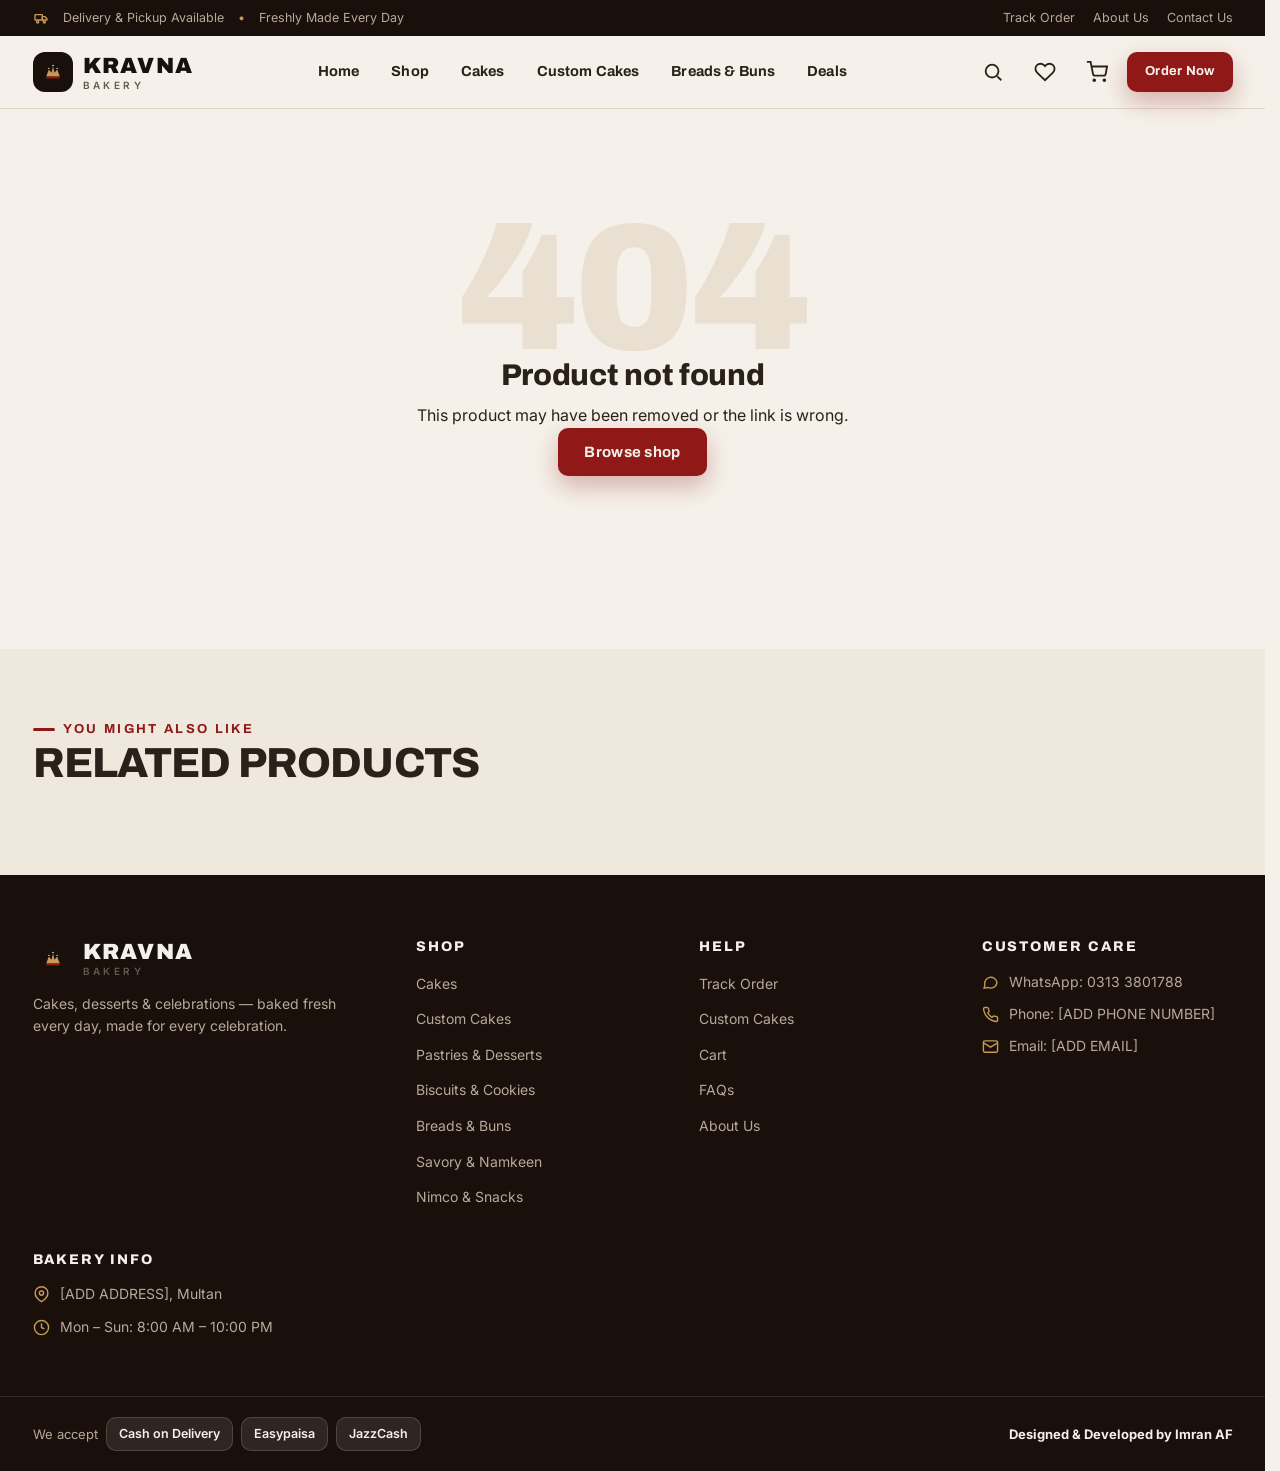
<file: product.html>
<!DOCTYPE html>
<html lang="en">
<head>
  <meta charset="UTF-8">
  <meta name="viewport" content="width=device-width, initial-scale=1.0, viewport-fit=cover">
<title>Product — Kravna Bakery</title>
<meta name="description" content="Shop fresh cakes, desserts and bakery treats from Kravna Bakery. Order online for delivery or pickup.">
  <meta name="theme-color" content="#190f0b"> 
  <link rel="canonical" href="https://kravna-bakery.vercel.app/">
  <link rel="icon" href="images/logo/kravna-favicon.svg" type="image/svg+xml">
  <link rel="preconnect" href="https://fonts.googleapis.com">
  <link rel="preconnect" href="https://fonts.gstatic.com" crossorigin>
  <link href="https://fonts.googleapis.com/css2?family=Archivo:wght@600;700;800;900&family=Inter:wght@400;500;600;700&display=swap" rel="stylesheet">
  <link rel="stylesheet" href="style.css">
  <meta property="og:type" content="product">
  <meta property="og:title" content="Product — Kravna Bakery">
<meta property="og:description" content="Shop fresh cakes, desserts and bakery treats from Kravna Bakery. Order online for delivery or pickup.">
<meta property="og:image" content="https://kravna-bakery.vercel.app/images/banners/hero-1.jpg">
<meta property="og:url" content="https://kravna-bakery.vercel.app/">
</head>
<body data-page="product">
  <a class="skip-link" href="#main">Skip to content</a>
  <div id="site-header"></div>

  <main id="main" class="container" style="min-height:60vh">
    <div id="product-root"></div>
  </main>

  <section class="related">
    <div class="container">
      <div class="sec-head">
        <div><span class="eyebrow">You might also like</span><h2>Related Products</h2></div>
      </div>
      <div class="shelf" id="related-products"></div>
    </div>
  </section>

  <div id="site-footer"></div>
  <div id="bottom-nav"></div>
  <noscript><p style="padding:16px;text-align:center">Please enable JavaScript to browse Kravna Bakery.</p></noscript>
  <script src="app.js"></script>
</body>
</html>
</file>
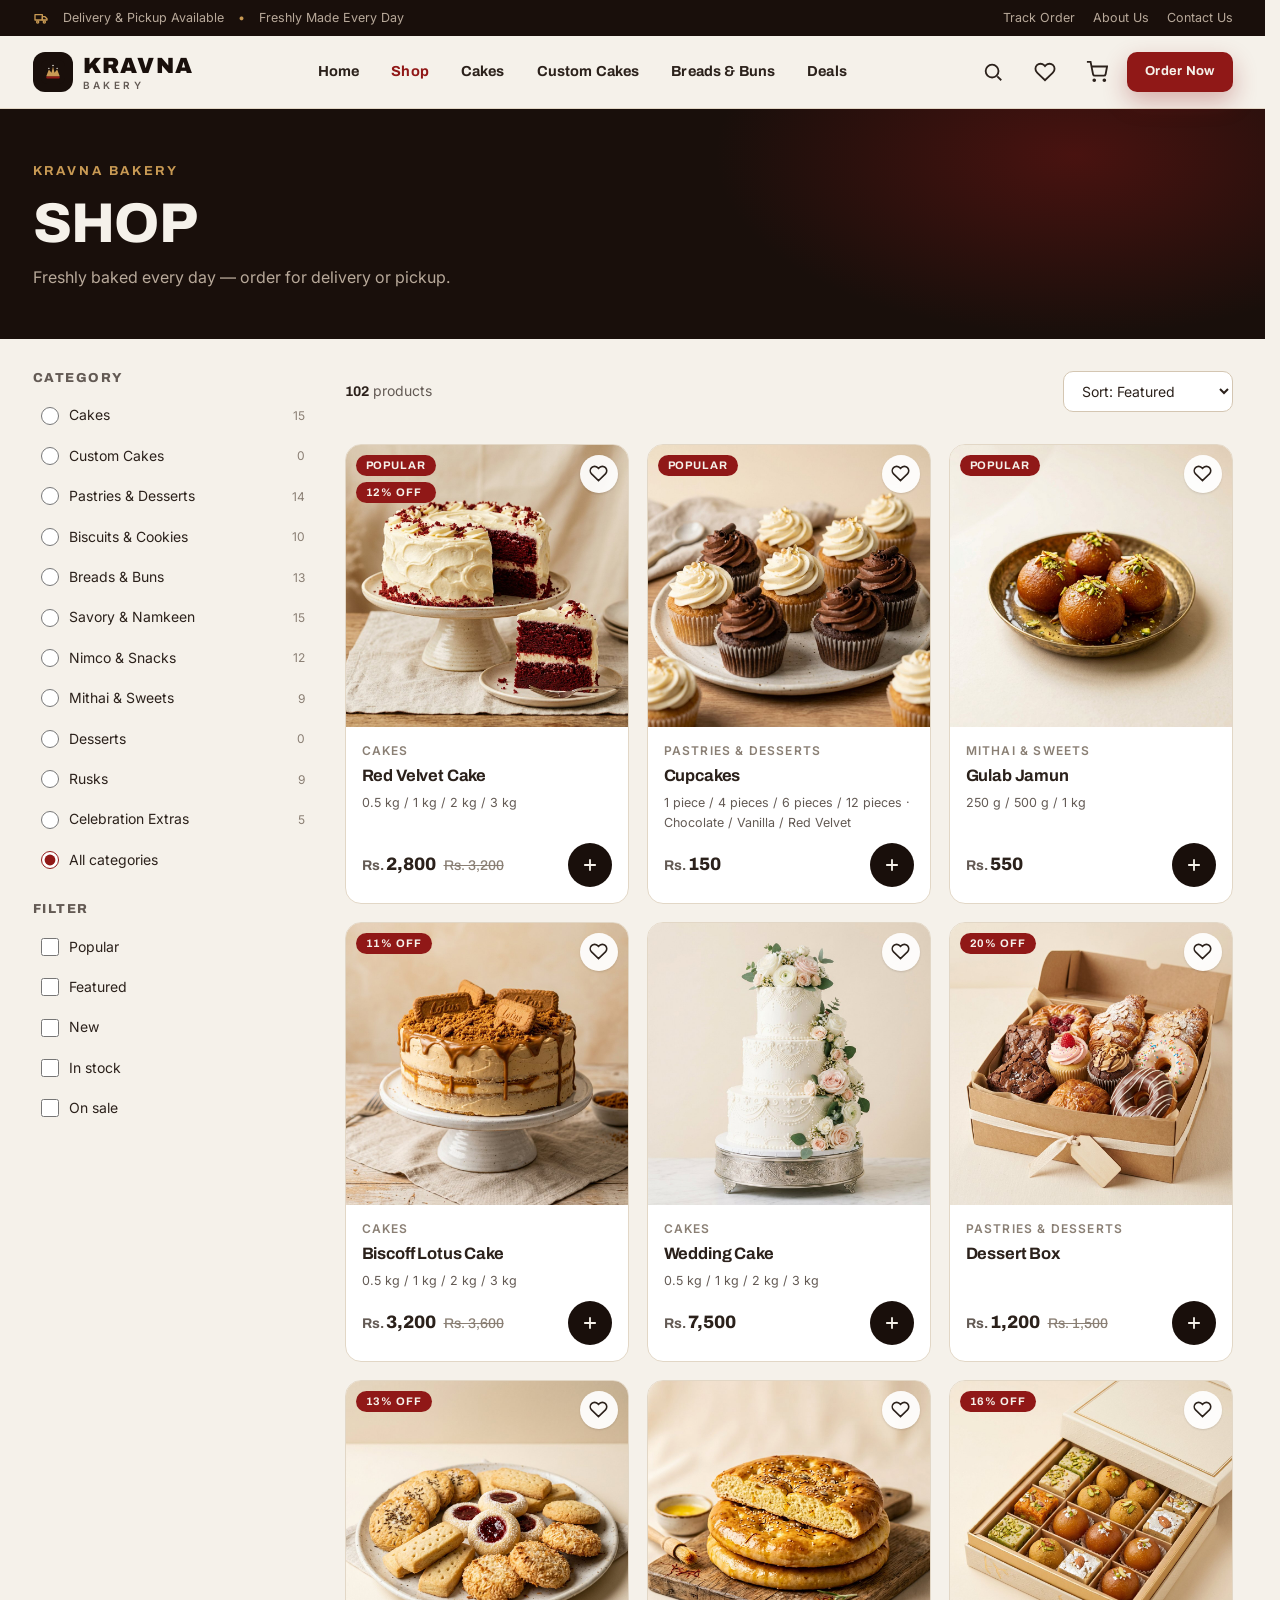
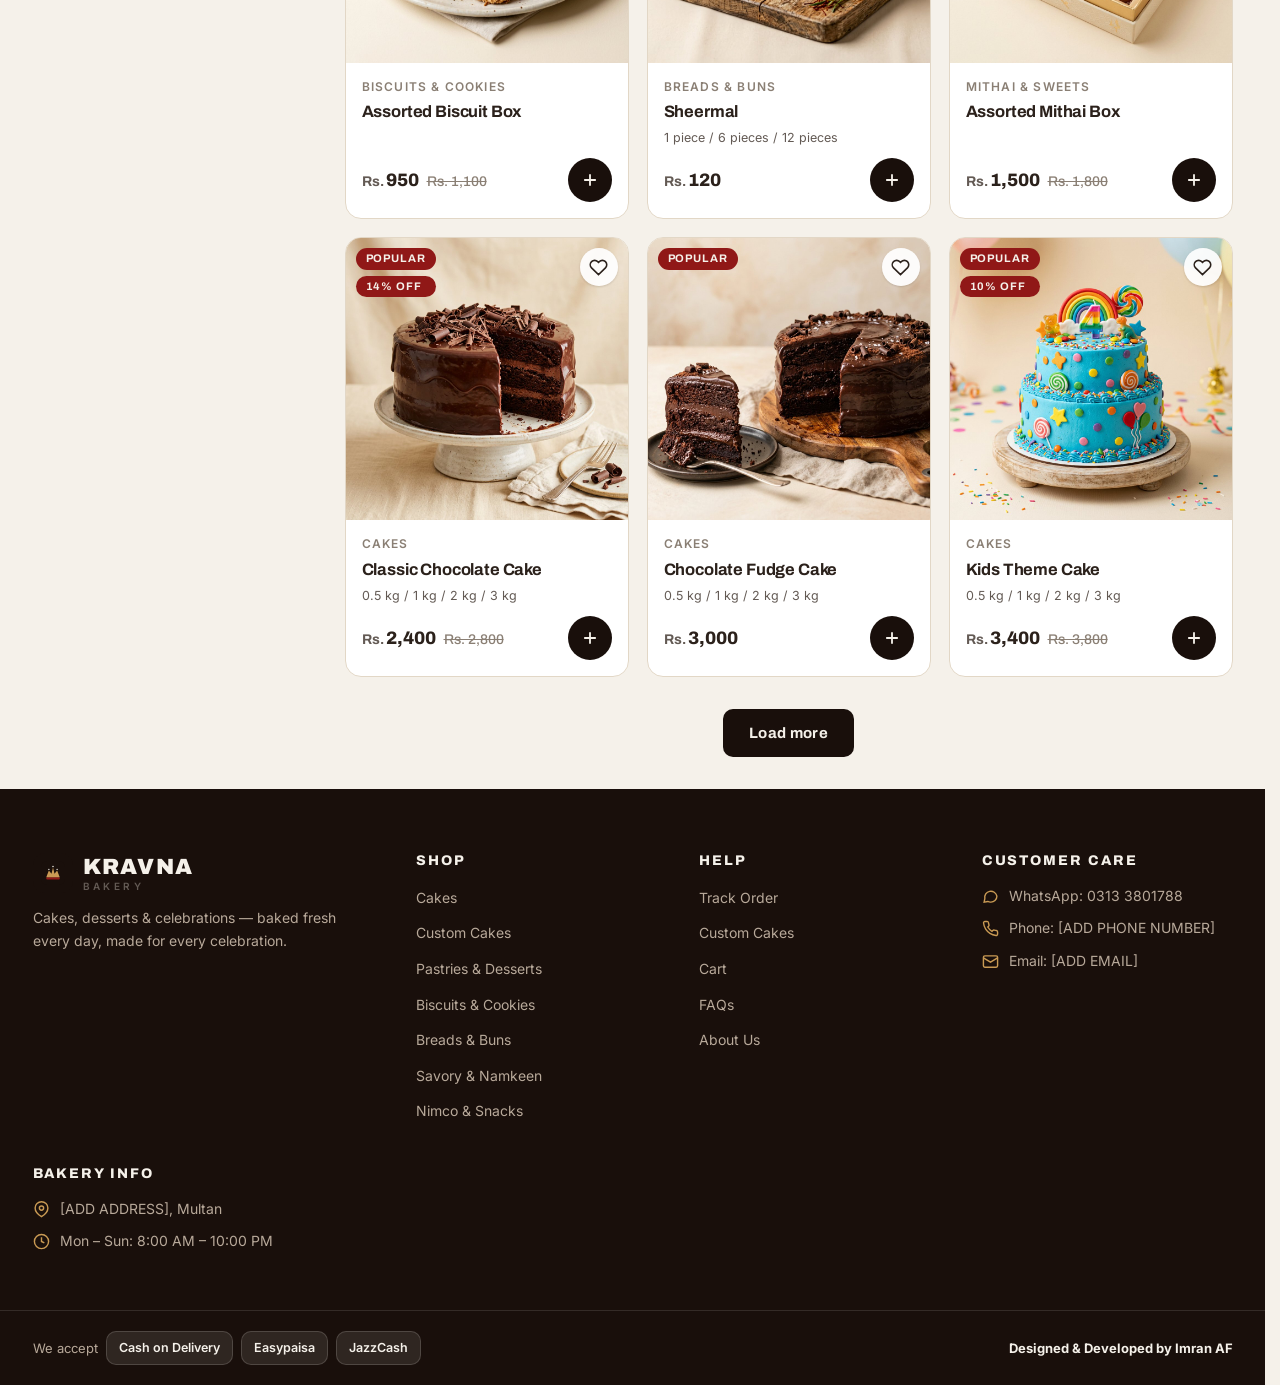
<file: shop.html>
<!DOCTYPE html>
<html lang="en">
<head>
  <meta charset="UTF-8">
  <meta name="viewport" content="width=device-width, initial-scale=1.0, viewport-fit=cover">
  <title>Shop — Kravna Bakery | Cakes, Pastries, Breads, Mithai &amp; More</title>
  <meta name="description" content="Browse the full Kravna Bakery range — cakes, custom cakes, pastries, cookies, breads, rusks, savory, nimco, mithai and celebration extras.">
  <meta name="theme-color" content="#190f0b">
  <link rel="icon" href="images/logo/kravna-favicon.svg" type="image/svg+xml">
  <link rel="preconnect" href="https://fonts.googleapis.com">
  <link rel="preconnect" href="https://fonts.gstatic.com" crossorigin>
  <link href="https://fonts.googleapis.com/css2?family=Archivo:wght@600;700;800;900&family=Inter:wght@400;500;600;700&display=swap" rel="stylesheet">
  <link rel="stylesheet" href="style.css">
  <meta property="og:type" content="website">
  <meta property="og:title" content="Shop — Kravna Bakery">
  <meta property="og:description" content="Fresh cakes, pastries, breads, rusks, savory treats, nimco and mithai.">
  <meta property="og:image" content="images/banners/hero-3.jpg">
</head>
<body data-page="shop">
  <a class="skip-link" href="#main">Skip to content</a>
  <div id="site-header"></div>

  <main id="main">
    <section class="page-hero">
      <div class="container">
        <span class="eyebrow">Kravna Bakery</span>
        <h1 id="shop-title">Shop</h1>
        <p>Freshly baked every day — order for delivery or pickup.</p>
      </div>
    </section>

    <section class="container shop-layout">
      <aside class="shop-side" id="shop-side" aria-label="Filters"></aside>
      <div class="shop-main">
        <div class="shop-toolbar">
          <span class="result-count" id="shop-count"></span>
          <div class="toolbar-right">
            <select class="sort-select" id="shop-sort" aria-label="Sort products">
              <option value="featured">Sort: Featured</option>
              <option value="price-low">Price: Low to High</option>
              <option value="price-high">Price: High to Low</option>
              <option value="name">Name: A–Z</option>
              <option value="newest">Newest</option>
            </select>
            <button class="btn btn--outline btn--sm filter-toggle" id="filter-toggle" aria-expanded="false">Filters</button>
          </div>
        </div>
        <div class="chips-row" id="active-chips"></div>
        <div class="shop-grid" id="shop-grid"></div>
        <div class="load-more"><button class="btn btn--dark" id="load-more" style="display:none">Load more</button></div>
      </div>
    </section>
  </main>

  <div id="site-footer"></div>
  <div id="bottom-nav"></div>
  <noscript><p style="padding:16px;text-align:center">Please enable JavaScript to browse Kravna Bakery.</p></noscript>
  <script src="app.js"></script>
</body>
</html>
</file>
<file: style.css>
/* ==========================================================================
   KRAVNA BAKERY — style.css
   Design system derived from the brand reference:
   Warm Cream / Deep Chocolate–Charcoal / Rich Deep Red
   Bold + Premium + Youthful + Warm
   ========================================================================== */

/* ---------- Design tokens ---------- */
:root {
  /* Brand palette */
  --cream:        #f5f1ea;
  --cream-2:      #efe8dc;
  --cream-3:      #e9e0d1;
  --choc:         #190f0b;
  --choc-2:       #2a1a12;
  --choc-3:       #3c2a1e;
  --red:          #901817;
  --red-deep:     #5d2016;
  --red-dark:     #70120f;
  --terracotta:   #a6665b;
  --blush:        #ceaea1;
  --gold:         #c99a54;

  /* Neutrals / text */
  --ink:          #2b211b;
  --muted:        #635a54;
  --muted-2:      #8a7f74;
  --line:         #e2d7c6;
  --line-2:       #d4c6b2;

  /* Surfaces on dark */
  --cream-on-dark:#f5f1ea;
  --muted-on-dark:#b8a99a;

  /* Feedback */
  --ok:           #2f7d4f;
  --warn:         #b9772e;
  --danger:       #b3261e;

  /* Typography */
  --font-display: 'Archivo', 'Archivo Black', 'Arial Black', 'Helvetica Neue', system-ui, sans-serif;
  --font-body:    'Inter', 'Segoe UI', system-ui, -apple-system, 'Helvetica Neue', Arial, sans-serif;

  /* Spacing scale */
  --sp-1: 4px;  --sp-2: 8px;  --sp-3: 12px; --sp-4: 16px;
  --sp-5: 24px; --sp-6: 32px; --sp-7: 48px; --sp-8: 64px; --sp-9: 96px;

  /* Layout */
  --container: 1240px;
  --radius: 16px;
  --radius-sm: 10px;
  --radius-lg: 24px;
  --radius-pill: 999px;

  --shadow-sm: 0 1px 2px rgba(25,15,11,.08), 0 1px 3px rgba(25,15,11,.06);
  --shadow-md: 0 6px 18px rgba(25,15,11,.10), 0 2px 6px rgba(25,15,11,.06);
  --shadow-lg: 0 18px 40px rgba(25,15,11,.16), 0 6px 14px rgba(25,15,11,.08);
  --shadow-red: 0 10px 24px rgba(144,24,23,.30);

  --ease: cubic-bezier(.22,.61,.36,1);
  --header-h: 72px;
  --topbar-h: 36px;
}

/* ---------- Reset ---------- */
*, *::before, *::after { box-sizing: border-box; }
* { margin: 0; padding: 0; }
html { -webkit-text-size-adjust: 100%; scroll-behavior: smooth; scrollbar-gutter: stable; }
body {
  font-family: var(--font-body);
  font-size: 16px;
  line-height: 1.6;
  color: var(--ink);
  background: var(--cream);
  -webkit-font-smoothing: antialiased;
  text-rendering: optimizeLegibility;
  min-height: 100vh;
  /* Prevent horizontal wobble / sideways scroll from any stray overflow */
  overflow-x: hidden;
  overflow-x: clip;
}
body.nav-open { overflow: hidden; }
img, svg, video { display: block; max-width: 100%; }
img { height: auto; }
button, input, select, textarea { font: inherit; color: inherit; }
button { cursor: pointer; background: none; border: none; }
a { color: inherit; text-decoration: none; }
ul, ol { list-style: none; }
h1, h2, h3, h4, h5 { font-family: var(--font-display); line-height: 1.12; font-weight: 800; letter-spacing: -0.01em; }
:focus-visible { outline: 3px solid var(--red); outline-offset: 2px; border-radius: 4px; }

::selection { background: var(--red); color: var(--cream); }

/* Smooth, shift-free first paint: content fades in once rendered */
body:not(.ready) main,
body:not(.ready) #site-footer { opacity: 0; }
body.ready main,
body.ready #site-footer { animation: pageIn .45s var(--ease) both; }
@keyframes pageIn { from { opacity: 0; transform: translateY(4px); } to { opacity: 1; transform: none; } }
@media (prefers-reduced-motion: reduce) {
  body:not(.ready) main,
  body:not(.ready) #site-footer { opacity: 1; }
}

/* ---------- Layout helpers ---------- */
.container { width: 100%; max-width: var(--container); margin-inline: auto; padding-inline: 20px; }
.section { padding-block: var(--sp-8); }
.section--tight { padding-block: var(--sp-6); }
.section--dark { background: var(--choc); color: var(--cream-on-dark); }
.section--red { background: linear-gradient(135deg, var(--red) 0%, var(--red-deep) 100%); color: var(--cream-on-dark); }
.section--cream2 { background: var(--cream-2); }

.visually-hidden {
  position: absolute !important; width: 1px; height: 1px;
  padding: 0; margin: -1px; overflow: hidden; clip: rect(0,0,0,0);
  white-space: nowrap; border: 0;
}
.skip-link {
  position: absolute; left: 12px; top: -60px; z-index: 200;
  background: var(--choc); color: var(--cream); padding: 10px 16px;
  border-radius: var(--radius-sm); transition: top .2s var(--ease);
}
.skip-link:focus { top: 12px; }

/* ---------- Section headers ---------- */
.sec-head { display: flex; align-items: flex-end; justify-content: space-between; gap: var(--sp-4); margin-bottom: var(--sp-5); flex-wrap: wrap; }
.sec-head .eyebrow {
  display: inline-flex; align-items: center; gap: 8px;
  font-family: var(--font-display); font-weight: 700; font-size: 13px;
  letter-spacing: .18em; text-transform: uppercase; color: var(--red);
}
.sec-head .eyebrow::before { content: ""; width: 22px; height: 3px; background: var(--red); border-radius: 2px; }
.sec-head h2 { font-size: clamp(28px, 4vw, 42px); text-transform: uppercase; letter-spacing: -0.02em; }
.sec-head p.sub { color: var(--muted); max-width: 60ch; margin-top: 8px; }
.sec-head--dark .eyebrow { color: var(--gold); }
.sec-head--dark .eyebrow::before { background: var(--gold); }

.link-more { font-family: var(--font-display); font-weight: 700; font-size: 14px; color: var(--red); display: inline-flex; align-items: center; gap: 6px; white-space: nowrap; }
.link-more::after { content: "\2192"; transition: transform .2s var(--ease); }
.link-more:hover::after { transform: translateX(4px); }
.sec-head--dark .link-more { color: var(--cream-on-dark); }

/* ---------- Buttons ---------- */
.btn {
  display: inline-flex; align-items: center; justify-content: center; gap: 8px;
  font-family: var(--font-display); font-weight: 700; font-size: 15px; letter-spacing: .02em;
  padding: 13px 26px; border-radius: 10px;
  transition: transform .15s var(--ease), box-shadow .2s var(--ease), background .2s var(--ease), color .2s var(--ease);
  text-align: center; line-height: 1.2; white-space: nowrap;
  min-height: 48px;
}
.btn:active { transform: translateY(1px) scale(.99); }
.btn--primary { background: var(--red); color: var(--cream); box-shadow: var(--shadow-red); }
.btn--primary:hover { background: var(--red-dark); transform: translateY(-1px); }
.btn--dark { background: var(--choc); color: var(--cream); }
.btn--dark:hover { background: var(--choc-3); }
.btn--light { background: var(--cream); color: var(--choc); }
.btn--light:hover { background: #fff; }
.btn--outline { border: 2px solid var(--choc); color: var(--choc); background: transparent; }
.btn--outline:hover { background: var(--choc); color: var(--cream); }
.btn--outline-light { border: 2px solid var(--cream-on-dark); color: var(--cream-on-dark); background: transparent; }
.btn--outline-light:hover { background: var(--cream-on-dark); color: var(--choc); }
.btn--ghost { background: transparent; color: var(--muted); }
.btn--ghost:hover { color: var(--ink); background: var(--cream-3); }
.btn--sm { padding: 9px 18px; font-size: 13px; min-height: 40px; }
.btn--lg { padding: 16px 34px; font-size: 16px; min-height: 56px; }
.btn--block { width: 100%; }
.btn--icon { width: 44px; height: 44px; padding: 0; border-radius: 50%; }
.btn:disabled, .btn[disabled], .btn[aria-disabled="true"] {
  opacity: .45; cursor: not-allowed; box-shadow: none; transform: none !important;
  pointer-events: none;
}

/* ---------- Badges ---------- */
.badge {
  display: inline-flex; align-items: center; gap: 5px;
  font-family: var(--font-display); font-weight: 700; font-size: 11px;
  letter-spacing: .08em; text-transform: uppercase;
  padding: 4px 10px; border-radius: var(--radius-pill); line-height: 1.2;
}
.badge--popular { background: var(--red); color: var(--cream); }
.badge--new { background: var(--choc); color: var(--cream); }
.badge--deal { background: var(--gold); color: var(--choc); }
.badge--off { background: var(--red); color: var(--cream); }

/* ---------- Price ---------- */
.price { font-family: var(--font-display); font-weight: 800; font-size: 18px; color: var(--ink); }
.price .cur { font-size: .78em; font-weight: 700; color: var(--muted); margin-right: 2px; }
.price--compare { font-size: 14px; font-weight: 500; color: var(--muted-2); text-decoration: line-through; margin-left: 8px; }
.price--lg { font-size: 26px; }
.price--on-dark { color: var(--cream-on-dark); }

/* ---------- Announcement / top bar ---------- */
.topbar { background: var(--choc); color: var(--muted-on-dark); font-size: 12.5px; }
.topbar .container { display: flex; align-items: center; justify-content: space-between; min-height: var(--topbar-h); gap: var(--sp-3); }
.topbar__left { display: flex; align-items: center; gap: 14px; overflow: hidden; white-space: nowrap; }
.topbar__left .dot { color: var(--gold); }
.topbar__left .dot-ico { width: 16px; height: 16px; color: var(--gold); flex: none; }
.topbar__right { display: flex; align-items: center; gap: 18px; }
.topbar__right a { color: var(--muted-on-dark); transition: color .15s; }
.topbar__right a:hover { color: var(--cream-on-dark); }

/* ---------- Header ---------- */
/* Reserve the header's height before JS injects it, so content doesn't jump */
#site-header { min-height: calc(var(--topbar-h) + var(--header-h)); }
.site-header { background: var(--cream); border-bottom: 1px solid var(--line); position: sticky; top: 0; z-index: 60; }
.site-header .container { display: flex; align-items: center; justify-content: space-between; gap: var(--sp-4); min-height: var(--header-h); }

.logo { display: inline-flex; align-items: center; gap: 10px; }
.logo__mark { width: 40px; height: 40px; border-radius: 12px; background: var(--choc); color: var(--cream); display: grid; place-items: center; flex: none; }
.logo__mark svg { width: 24px; height: 24px; }
.logo__text { display: flex; flex-direction: column; line-height: 1; }
.logo__name { font-family: var(--font-display); font-weight: 900; font-size: 22px; letter-spacing: .06em; color: var(--choc); }
.logo__name em { font-style: normal; color: var(--red); }
.logo__sub { font-size: 10px; letter-spacing: .34em; text-transform: uppercase; color: var(--muted); font-weight: 600; margin-top: 3px; }

.main-nav { display: flex; align-items: center; gap: 4px; }
.main-nav a {
  font-family: var(--font-display); font-weight: 700; font-size: 14.5px;
  color: var(--ink); padding: 9px 14px; border-radius: var(--radius-pill);
  transition: background .15s, color .15s; letter-spacing: .01em;
}
.main-nav a:hover { background: var(--cream-3); }
.main-nav a.is-active { color: var(--red); }
.main-nav a.is-active::after { display: none; }

.header-actions { display: flex; align-items: center; gap: 8px; }
.icon-btn { width: 44px; height: 44px; border-radius: 50%; display: grid; place-items: center; color: var(--ink); position: relative; transition: background .15s; }
.icon-btn:hover { background: var(--cream-3); }
.icon-btn svg { width: 22px; height: 22px; }
.icon-btn .count {
  position: absolute; top: -2px; right: -2px; min-width: 19px; height: 19px;
  background: var(--red); color: var(--cream); border-radius: var(--radius-pill);
  font-size: 11px; font-weight: 700; display: grid; place-items: center; padding: 0 5px;
  font-family: var(--font-display); border: 2px solid var(--cream);
}
.icon-btn .count:empty { display: none; }

/* ---------- Mobile menu button ---------- */
.menu-toggle { display: none; }
.menu-toggle span { display: block; width: 22px; height: 2px; background: currentColor; margin: 4px 0; border-radius: 2px; transition: .25s var(--ease); }
.menu-toggle[aria-expanded="true"] span:nth-child(1) { transform: translateY(6px) rotate(45deg); }
.menu-toggle[aria-expanded="true"] span:nth-child(2) { opacity: 0; }
.menu-toggle[aria-expanded="true"] span:nth-child(3) { transform: translateY(-6px) rotate(-45deg); }

/* ---------- Hero ---------- */
.hero { background: var(--choc); color: var(--cream-on-dark); position: relative; overflow: hidden; }
.hero__track { display: flex; transition: transform .65s var(--ease); }
.hero__slide { flex: 0 0 100%; min-width: 100%; position: relative; }
.hero__bg { position: absolute; inset: 0; }
.hero__bg img { width: 100%; height: 100%; object-fit: cover; }
.hero__bg::after {
  content: ""; position: absolute; inset: 0;
  background: linear-gradient(90deg, rgba(25,15,11,.94) 0%, rgba(25,15,11,.82) 42%, rgba(25,15,11,.35) 100%);
}
.hero__inner {
  position: relative; z-index: 2; display: grid; grid-template-columns: 1.05fr .95fr;
  align-items: center; gap: var(--sp-6); padding-block: var(--sp-8) var(--sp-7);
}
.hero__copy .eyebrow {
  display: inline-flex; align-items: center; gap: 10px; font-family: var(--font-display);
  font-weight: 600; font-size: 12px; letter-spacing: .22em; text-transform: uppercase; color: var(--gold);
  margin-bottom: 14px;
}
.hero__copy .eyebrow::before { content: ""; width: 24px; height: 2px; background: var(--gold); }
.hero-headline {
  font-size: 36px;
  font-weight: 800;
  line-height: 1.1;
  max-width: 90%;
  text-transform: uppercase;
  margin-bottom: 18px;
}

@media (min-width: 768px) {
  .hero-headline {
    font-size: 64px;
  }
}
.hero__copy .sub { font-size: clamp(15px, 2vw, 18px); line-height: 1.5; color: rgba(245,241,234,.8); max-width: 46ch; margin-bottom: 22px; }
.hero__ctas { display: flex; gap: 12px; flex-wrap: wrap; margin-bottom: 22px; }
.hero__trust { display: flex; flex-wrap: wrap; gap: 9px; }
.hero__trust .tbadge {
  display: inline-flex; align-items: center; gap: 8px; font-size: 12px; font-weight: 600;
  color: var(--cream-on-dark); background: rgba(0,0,0,.35); border: 1px solid rgba(245,241,234,.18);
  padding: 7px 13px; border-radius: var(--radius-pill);
}
.hero__trust .tbadge svg { width: 15px; height: 15px; color: var(--gold); }
.hero__visual { position: relative; display: grid; place-items: center; }
.hero__visual .frame {
  width: min(440px, 100%); aspect-ratio: 1; border-radius: 50%;
  border: 1px solid rgba(245,241,234,.2); overflow: hidden; position: relative;
  box-shadow: 0 30px 80px rgba(0,0,0,.5);
}
.hero__visual .frame img { width: 100%; height: 100%; object-fit: cover; }
.hero__visual .float-card {
  position: absolute; background: var(--cream); color: var(--ink); border-radius: var(--radius);
  box-shadow: var(--shadow-lg); padding: 12px 16px; display: flex; align-items: center; gap: 10px;
  animation: float 5s ease-in-out infinite;
}
.hero__visual .float-card b { font-family: var(--font-display); font-size: 14px; display: block; line-height: 1.2; }
.hero__visual .float-card span { font-size: 12px; color: var(--muted); }
.hero__visual .float-card .ico { width: 36px; height: 36px; border-radius: 10px; background: var(--cream-2); display: grid; place-items: center; color: var(--red); }
.float-1 { top: 8%; left: 0; }
.float-2 { bottom: 10%; right: -4%; animation-delay: 1.4s; }
@keyframes float { 0%,100% { transform: translateY(0); } 50% { transform: translateY(-10px); } }

.hero__dots { display: flex; gap: 8px; justify-content: center; padding-bottom: 18px; position: relative; z-index: 2; }
.hero__dots button { width: 7px; height: 7px; padding: 0; border-radius: 50%; background: rgba(245,241,234,.35); transition: background .2s, width .2s; }
.hero__dots button.is-active { background: var(--gold); width: 20px; border-radius: 999px; }
.hero__dots button:focus-visible { outline-color: var(--gold); }

/* ---------- Category tiles ---------- */
.cat-grid { display: grid; grid-template-columns: repeat(3, 1fr); gap: 16px; }
.cat-tile {
  position: relative; border-radius: var(--radius); overflow: hidden; aspect-ratio: 1 / 1.08;
  background: var(--choc); display: flex; align-items: flex-end; color: var(--cream);
  box-shadow: var(--shadow-sm); transition: transform .25s var(--ease), box-shadow .25s var(--ease);
}
.cat-tile:hover { transform: translateY(-4px); box-shadow: var(--shadow-lg); }
.cat-tile img { position: absolute; inset: 0; width: 100%; height: 100%; object-fit: cover; transition: transform .5s var(--ease); }
.cat-tile:hover img { transform: scale(1.06); }
.cat-tile::after { content: ""; position: absolute; inset: 0; background: linear-gradient(180deg, transparent 40%, rgba(25,15,11,.82) 100%); }
.cat-tile__label { position: relative; z-index: 2; padding: 16px; width: 100%; }
.cat-tile__label b { font-family: var(--font-display); font-weight: 800; font-size: 17px; letter-spacing: .01em; display: block; }
.cat-tile__label span { font-size: 12px; color: var(--blush); }

/* ---------- Occasions ---------- */
.occasions__tabs { display: flex; flex-wrap: wrap; gap: 10px; margin-bottom: var(--sp-5); }
.occasions__tabs button {
  font-family: var(--font-display); font-weight: 700; font-size: 14px; padding: 10px 20px;
  border-radius: var(--radius-pill); border: 2px solid var(--line-2); color: var(--muted);
  background: var(--cream); transition: all .18s var(--ease); display: inline-flex; align-items: center; gap: 7px;
}
.occasions__tabs button:hover { border-color: var(--choc); color: var(--ink); }
.occasions__tabs button.is-active { background: var(--choc); color: var(--cream); border-color: var(--choc); }
.occasions__tabs button svg { width: 18px; height: 18px; flex: none; }
.occasions__tabs button.is-active svg { color: var(--gold); }
.occasions__results { display: grid; grid-template-columns: repeat(4, 1fr); gap: 18px; }

/* ---------- Product card ---------- */
.product-card {
  background: #fff; border: 1px solid var(--line); border-radius: var(--radius);
  overflow: hidden; display: flex; flex-direction: column; position: relative;
  transition: transform .22s var(--ease), box-shadow .22s var(--ease);
}
.product-card:hover { transform: translateY(-4px); box-shadow: var(--shadow-lg); }
.product-card__media { position: relative; aspect-ratio: 1 / 1; overflow: hidden; background: var(--cream-2); }
.product-card__media img { width: 100%; height: 100%; object-fit: cover; transition: transform .5s var(--ease); }
.product-card:hover .product-card__media img { transform: scale(1.05); }
.product-card__flags { position: absolute; top: 10px; left: 10px; display: flex; flex-direction: column; gap: 6px; z-index: 2; }
.product-card__wish {
  position: absolute; top: 10px; right: 10px; z-index: 2; width: 38px; height: 38px; border-radius: 50%;
  background: rgba(255,255,255,.92); display: grid; place-items: center; color: var(--ink);
  box-shadow: var(--shadow-sm); transition: transform .15s, color .15s;
}
.product-card__wish:hover { transform: scale(1.08); }
.product-card__wish.is-active { color: var(--red); }
.product-card__wish svg { width: 19px; height: 19px; }
.product-card__body { padding: 14px 16px 16px; display: flex; flex-direction: column; gap: 6px; flex: 1; }
.product-card__cat { font-size: 12px; text-transform: uppercase; letter-spacing: .1em; color: var(--muted-2); font-weight: 600; }
.product-card__name { font-family: var(--font-display); font-weight: 700; font-size: 16.5px; line-height: 1.25; color: var(--ink); }
.product-card__name a::after { content: ""; position: absolute; inset: 0; }
.product-card__meta { font-size: 12.5px; color: var(--muted); }
.product-card__foot { display: flex; align-items: center; justify-content: space-between; gap: 10px; margin-top: auto; padding-top: 4px; }
.product-card__add {
  width: 44px; height: 44px; border-radius: 50%; background: var(--choc); color: var(--cream);
  display: grid; place-items: center; transition: background .18s, transform .15s; position: relative; z-index: 3;
}
.product-card__add:hover { background: var(--red); transform: scale(1.06); }
.product-card__add svg { width: 20px; height: 20px; }
.product-card__add[disabled] { background: var(--line-2); color: var(--muted); }

/* product card on dark bg */
.on-dark .product-card { background: #241410; border-color: rgba(245,241,234,.12); }
.on-dark .product-card__name, .on-dark .price { color: var(--cream-on-dark); }
.on-dark .product-card__cat, .on-dark .product-card__meta, .on-dark .price .cur { color: var(--muted-on-dark); }
.on-dark .product-card__add { background: var(--red); }
.on-dark .product-card__add:hover { background: var(--red-dark); }
.on-dark .product-card__wish { background: rgba(25,15,11,.7); color: var(--cream); }
.on-dark .product-card__media { background: var(--choc-2); }

/* ---------- Product shelf / horizontal scroll (mobile) ---------- */
.shelf { display: grid; grid-template-columns: repeat(4, 1fr); gap: 18px; }
.shelf--scroll { display: flex; gap: 14px; overflow-x: auto; padding-bottom: 12px; scroll-snap-type: x mandatory; -webkit-overflow-scrolling: touch; }
.shelf--scroll > * { scroll-snap-align: start; flex: 0 0 78%; max-width: 78%; }

/* ---------- Deals ---------- */
.deals-grid { display: grid; grid-template-columns: repeat(3, 1fr); gap: 20px; }
.deal-card {
  background: #fff; border-radius: var(--radius-lg); overflow: hidden; display: flex; flex-direction: column;
  box-shadow: var(--shadow-md); transition: transform .22s var(--ease), box-shadow .22s;
}
.deal-card:hover { transform: translateY(-4px); box-shadow: var(--shadow-lg); }
.deal-card__media { position: relative; aspect-ratio: 16 / 10; overflow: hidden; background: var(--cream-2); }
.deal-card__media img { width: 100%; height: 100%; object-fit: cover; }
.deal-card__badge { position: absolute; top: 12px; left: 12px; }
.deal-card__body { padding: 20px; display: flex; flex-direction: column; gap: 8px; flex: 1; }
.deal-card__title { font-family: var(--font-display); font-weight: 800; font-size: 20px; }
.deal-card__desc { font-size: 14px; color: var(--muted); flex: 1; }
.deal-card__items { display: flex; flex-wrap: wrap; gap: 6px; }
.deal-card__items span { font-size: 11.5px; background: var(--cream-2); border: 1px solid var(--line); padding: 3px 9px; border-radius: var(--radius-pill); color: var(--muted); font-weight: 600; }
.deal-card__foot { display: flex; align-items: center; justify-content: space-between; gap: 10px; margin-top: 6px; }

/* ---------- Feature / custom cakes strip ---------- */
.split { display: grid; grid-template-columns: 1fr 1fr; gap: var(--sp-7); align-items: center; }
.split__media { position: relative; border-radius: var(--radius-lg); overflow: hidden; box-shadow: var(--shadow-lg); }
.split__media img { width: 100%; aspect-ratio: 4 / 3.4; object-fit: cover; }
.split__copy h2 { font-size: clamp(28px, 4vw, 44px); text-transform: uppercase; margin-bottom: var(--sp-4); }
.split__copy p { color: var(--muted); margin-bottom: var(--sp-5); max-width: 56ch; }
.chip-list { display: flex; flex-wrap: wrap; gap: 9px; margin-bottom: var(--sp-5); }
.chip-list span { background: var(--cream-2); border: 1px solid var(--line); padding: 8px 15px; border-radius: var(--radius-pill); font-weight: 600; font-size: 13.5px; color: var(--ink); }
.split--dark h2 { color: var(--cream-on-dark); }
.split--dark p { color: var(--muted-on-dark); }
.split--dark .chip-list span { background: rgba(245,241,234,.08); border-color: rgba(245,241,234,.16); color: var(--cream-on-dark); }

/* ---------- Why choose ---------- */
.why-grid { display: grid; grid-template-columns: repeat(4, 1fr); gap: 18px; }
.why-card { background: #fff; border: 1px solid var(--line); border-radius: var(--radius); padding: 24px; }
.why-card .ico { width: 48px; height: 48px; border-radius: 14px; background: var(--cream-2); color: var(--red); display: grid; place-items: center; margin-bottom: 16px; }
.why-card .ico svg { width: 24px; height: 24px; }
.why-card h3 { font-size: 17px; margin-bottom: 6px; }
.why-card p { font-size: 14px; color: var(--muted); }

/* ---------- Gallery ---------- */
.gallery { display: grid; grid-template-columns: repeat(6, 1fr); grid-auto-rows: 180px; gap: 12px; }
.gallery figure { position: relative; border-radius: var(--radius); overflow: hidden; }
.gallery figure img { width: 100%; height: 100%; object-fit: cover; transition: transform .5s var(--ease); }
.gallery figure:hover img { transform: scale(1.07); }
.gallery figure figcaption { position: absolute; inset: auto 0 0 0; padding: 28px 14px 12px; font-size: 13px; font-weight: 600; color: var(--cream); background: linear-gradient(180deg, transparent, rgba(25,15,11,.85)); }
.gallery figure:nth-child(1) { grid-column: span 2; grid-row: span 2; }
.gallery figure:nth-child(4) { grid-column: span 2; }

/* ---------- Testimonials ---------- */
.testi-grid { display: grid; grid-template-columns: repeat(3, 1fr); gap: 20px; }
.testi-card { background: #fff; border: 1px solid var(--line); border-radius: var(--radius); padding: 24px; position: relative; }
.testi-card .stars { color: var(--gold); font-size: 15px; letter-spacing: 2px; margin-bottom: 12px; }
.testi-card blockquote { font-size: 15px; color: var(--ink); margin-bottom: 18px; }
.testi-card .who { display: flex; align-items: center; gap: 12px; }
.testi-card .avatar { width: 44px; height: 44px; border-radius: 50%; background: var(--choc); color: var(--cream); display: grid; place-items: center; font-family: var(--font-display); font-weight: 700; }
.testi-card .who b { display: block; font-family: var(--font-display); font-size: 14.5px; }
.testi-card .who span { font-size: 12px; color: var(--muted); }

/* ---------- Final CTA ---------- */
.final-cta { text-align: center; }
.final-cta h2 { font-size: clamp(30px, 5vw, 52px); text-transform: uppercase; margin-bottom: var(--sp-3); }
.final-cta p { color: var(--muted-on-dark); max-width: 52ch; margin: 0 auto var(--sp-5); }
.final-cta .ctas { display: flex; gap: 14px; justify-content: center; flex-wrap: wrap; }

/* ---------- Footer ---------- */
.site-footer { background: var(--choc); color: var(--muted-on-dark); padding-block: var(--sp-8) 0; }
.footer-grid { display: grid; grid-template-columns: 1.4fr 1fr 1fr 1fr; gap: var(--sp-6); padding-bottom: var(--sp-7); }
.footer-brand .logo__name { color: var(--cream); }
.footer-brand p { font-size: 14px; margin-top: 14px; max-width: 34ch; }
.footer-col h4 { color: var(--cream); font-size: 14px; text-transform: uppercase; letter-spacing: .14em; margin-bottom: 16px; font-weight: 800; }
.footer-col ul li { margin-bottom: 10px; }
.footer-col ul a { font-size: 14px; color: var(--muted-on-dark); transition: color .15s; }
.footer-col ul a:hover { color: var(--cream); }
.footer-contact li { display: flex; gap: 10px; font-size: 14px; margin-bottom: 10px; align-items: flex-start; }
.footer-contact li svg { width: 17px; height: 17px; color: var(--gold); flex: none; margin-top: 3px; }
.footer-contact a:hover { color: var(--cream); }
.footer-bottom { border-top: 1px solid rgba(245,241,234,.12); padding-block: 20px; }
.footer-bottom .container { display: flex; align-items: center; justify-content: space-between; gap: 14px; flex-wrap: wrap; }
.footer-pay {
  display: flex; align-items: center; gap: 8px; font-size: 13px;
  flex-wrap: wrap; min-width: 0; max-width: 100%;
}
.footer-pay .fp-label { color: var(--muted-on-dark); white-space: nowrap; }
.footer-pay .pm {
  background: rgba(245,241,234,.1); border: 1px solid rgba(245,241,234,.16);
  padding: 6px 12px; border-radius: var(--radius-sm); font-weight: 600;
  color: var(--cream-on-dark); font-size: 12.5px; white-space: nowrap;
}
.footer-credit { font-size: 13px; color: var(--muted-on-dark); }
.footer-credit b { color: var(--cream-on-dark); }

/* ---------- Mobile nav drawer + backdrop (body-level) ---------- */
.mobile-nav { display: none; }
.nav-backdrop {
  position: fixed; inset: 0; z-index: 100;
  background: rgba(25,15,11,.55);
  opacity: 0; visibility: hidden;
  transition: opacity .25s var(--ease), visibility .25s;
}
.nav-backdrop.is-open { opacity: 1; visibility: visible; }

/* ---------- Mobile bottom nav ---------- */
.bottom-nav {
  position: fixed; left: 0; right: 0; bottom: 0; z-index: 70;
  background: var(--cream); border-top: 1px solid var(--line);
  display: none; grid-template-columns: repeat(5, 1fr);
  padding: 8px 4px calc(8px + env(safe-area-inset-bottom));
  box-shadow: 0 -4px 20px rgba(25,15,11,.08);
}
.bottom-nav a {
  display: flex; flex-direction: column; align-items: center; justify-content: center; gap: 4px;
  font-size: 11px; line-height: 1; font-weight: 600; color: var(--muted);
  padding: 6px 2px; border-radius: 10px; position: relative; text-align: center;
  transition: color .15s;
}
.bottom-nav a svg { width: 23px; height: 23px; flex: none; }
.bottom-nav a:hover { color: var(--ink); }
.bottom-nav a.is-active { color: var(--red); }
.bottom-nav a.is-active svg { color: var(--red); }
.bottom-nav a .count {
  position: absolute; top: 1px; right: 50%; transform: translateX(14px); min-width: 17px; height: 17px;
  background: var(--red); color: var(--cream); border-radius: var(--radius-pill); font-size: 10px;
  font-weight: 700; display: grid; place-items: center; padding: 0 4px; border: 2px solid var(--cream);
  font-family: var(--font-display); line-height: 1;
}
.bottom-nav a .count:empty { display: none; }

/* ---------- Page hero (inner pages) ---------- */
.page-hero { background: var(--choc); color: var(--cream-on-dark); padding-block: var(--sp-7); position: relative; overflow: hidden; }
.page-hero::before { content: ""; position: absolute; inset: 0; background: radial-gradient(600px 300px at 85% 20%, rgba(144,24,23,.4), transparent 60%); }
.page-hero .container { position: relative; }
.page-hero .eyebrow { color: var(--gold); font-family: var(--font-display); font-weight: 700; font-size: 13px; letter-spacing: .2em; text-transform: uppercase; }
.page-hero h1 { font-size: clamp(32px, 5vw, 56px); text-transform: uppercase; margin: 10px 0 10px; }
.page-hero p { color: var(--muted-on-dark); max-width: 60ch; }
.breadcrumbs { font-size: 13px; color: var(--muted); margin-top: var(--sp-3); display: flex; flex-wrap: wrap; gap: 6px; }
.breadcrumbs a:hover { color: var(--red); }
.breadcrumbs .sep { color: var(--muted-2); }

/* ---------- Shop layout ---------- */
.shop-layout { display: grid; grid-template-columns: 280px 1fr; gap: var(--sp-6); align-items: start; padding-block: var(--sp-6); }
.shop-side { position: sticky; top: calc(var(--topbar-h) + var(--header-h) + 16px); display: flex; flex-direction: column; gap: var(--sp-5); max-height: calc(100vh - 120px); overflow-y: auto; }
.filter-group h3 { font-size: 13px; text-transform: uppercase; letter-spacing: .12em; color: var(--muted); margin-bottom: 12px; }
.filter-group ul { display: flex; flex-direction: column; gap: 4px; }
.filter-group li label { display: flex; align-items: center; gap: 10px; padding: 7px 8px; border-radius: 8px; cursor: pointer; font-size: 14px; color: var(--ink); transition: background .12s; }
.filter-group li label:hover { background: var(--cream-2); }
.filter-group li .count { margin-left: auto; font-size: 12px; color: var(--muted-2); }
.filter-group input[type="checkbox"], .filter-group input[type="radio"] { width: 18px; height: 18px; accent-color: var(--red); flex: none; }
.price-range { display: flex; flex-direction: column; gap: 10px; }
.price-range .inputs { display: flex; gap: 8px; align-items: center; }
.price-range input[type="number"] { width: 100%; padding: 9px 10px; border: 1px solid var(--line-2); border-radius: 8px; background: #fff; }
.price-range .inputs span { color: var(--muted-2); }
.shop-main { min-width: 0; }

.shop-toolbar { display: flex; align-items: center; justify-content: space-between; gap: 12px; flex-wrap: wrap; margin-bottom: var(--sp-4); }
.shop-toolbar .result-count { font-size: 14px; color: var(--muted); }
.shop-toolbar .result-count b { color: var(--ink); font-family: var(--font-display); }
.toolbar-right { display: flex; gap: 10px; align-items: center; flex-wrap: wrap; }
.sort-select { padding: 10px 14px; border: 1px solid var(--line-2); border-radius: 10px; background: #fff; font-size: 14px; min-width: 170px; }
.filter-toggle { display: none; }
.filter-close { display: none; }

.shop-grid { display: grid; grid-template-columns: repeat(3, 1fr); gap: 18px; }
.load-more { text-align: center; margin-top: var(--sp-6); }

.chips-row { display: flex; flex-wrap: wrap; gap: 8px; margin-bottom: var(--sp-4); }
.chips-row .chip { display: inline-flex; align-items: center; gap: 7px; background: var(--choc); color: var(--cream); font-size: 13px; font-weight: 600; padding: 7px 13px; border-radius: var(--radius-pill); }
.chips-row .chip button { color: var(--cream); display: grid; place-items: center; width: 18px; height: 18px; border-radius: 50%; }
.chips-row .chip button:hover { background: rgba(255,255,255,.2); }

/* ---------- Search ---------- */
.search-overlay {
  position: fixed; inset: 0; z-index: 90; background: rgba(25,15,11,.55); backdrop-filter: blur(4px);
  display: flex; align-items: flex-start; justify-content: center; padding: 12vh 20px 20px; opacity: 0; pointer-events: none; transition: opacity .2s var(--ease);
}
.search-overlay.is-open { opacity: 1; pointer-events: auto; }
.search-panel { width: 100%; max-width: 640px; background: var(--cream); border-radius: var(--radius-lg); overflow: hidden; box-shadow: var(--shadow-lg); display: flex; flex-direction: column; max-height: 70vh; }
.search-panel__input { display: flex; align-items: center; gap: 12px; padding: 16px 18px; border-bottom: 1px solid var(--line); }
.search-panel__input svg { width: 22px; height: 22px; color: var(--muted); flex: none; }
.search-panel__input input { flex: 1; border: none; background: none; font-size: 17px; outline: none; }
.search-panel__results { overflow-y: auto; padding: 8px; }
.search-result { display: flex; align-items: center; gap: 14px; padding: 10px; border-radius: 12px; transition: background .12s; }
.search-result:hover { background: var(--cream-2); }
.search-result img, .search-result .ph { width: 52px; height: 52px; border-radius: 10px; object-fit: cover; flex: none; background: var(--cream-3); }
.search-result .t { flex: 1; min-width: 0; }
.search-result .t b { display: block; font-family: var(--font-display); font-size: 15px; color: var(--ink); }
.search-result .t span { font-size: 12.5px; color: var(--muted); }
.search-result .t mark { background: var(--gold); color: var(--choc); border-radius: 3px; padding: 0 2px; }
.search-result .price { font-size: 15px; flex: none; }
.search-empty { text-align: center; padding: 40px 20px; color: var(--muted); }
.search-empty svg { width: 44px; height: 44px; margin: 0 auto 12px; color: var(--muted-2); }
.search-hint { padding: 12px 18px; font-size: 13px; color: var(--muted-2); border-top: 1px solid var(--line); }

/* ---------- Product detail ---------- */
.pdp { display: grid; grid-template-columns: 1fr 1fr; gap: var(--sp-7); padding-block: var(--sp-6); align-items: start; }
.pdp__gallery { position: sticky; top: calc(var(--topbar-h) + var(--header-h) + 16px); }
.pdp__main { border-radius: var(--radius-lg); overflow: hidden; aspect-ratio: 1 / 1; background: var(--cream-2); position: relative; box-shadow: var(--shadow-sm); }
.pdp__main img { width: 100%; height: 100%; object-fit: cover; }
.pdp__flags { position: absolute; top: 14px; left: 14px; display: flex; gap: 8px; z-index: 2; }
.pdp__thumbs { display: flex; gap: 10px; margin-top: 12px; }
.pdp__thumbs button { width: 74px; height: 74px; border-radius: 10px; overflow: hidden; border: 2px solid transparent; padding: 0; opacity: .7; transition: opacity .15s, border .15s; }
.pdp__thumbs button img { width: 100%; height: 100%; object-fit: cover; }
.pdp__thumbs button.is-active { border-color: var(--red); opacity: 1; }

.pdp__info .cat-link { font-size: 13px; text-transform: uppercase; letter-spacing: .12em; color: var(--red); font-weight: 700; }
.pdp__info h1 { font-size: clamp(26px, 3.4vw, 38px); margin: 8px 0 8px; }
.pdp__rating { display: flex; align-items: center; gap: 8px; font-size: 14px; color: var(--muted); margin-bottom: 14px; }
.pdp__rating .stars { color: var(--gold); letter-spacing: 1px; }
.pdp__price-row { display: flex; align-items: baseline; gap: 12px; margin-bottom: 18px; flex-wrap: wrap; }
.pdp__desc { color: var(--muted); font-size: 15px; margin-bottom: 22px; max-width: 60ch; }
.pdp__avail { display: inline-flex; align-items: center; gap: 7px; font-size: 13.5px; font-weight: 600; margin-bottom: 18px; }
.pdp__avail .dot { width: 9px; height: 9px; border-radius: 50%; background: var(--ok); }
.pdp__avail.is-out .dot { background: var(--danger); }
.pdp__avail.is-out { color: var(--danger); }

.opt-group { margin-bottom: 20px; }
.opt-group > label { display: block; font-family: var(--font-display); font-weight: 700; font-size: 14px; margin-bottom: 10px; }
.opt-group > label small { color: var(--muted); font-weight: 500; margin-left: 4px; }
.opt-options { display: flex; flex-wrap: wrap; gap: 9px; }
.opt-btn {
  position: relative; border: 2px solid var(--line-2); border-radius: 12px; padding: 10px 16px;
  font-weight: 600; font-size: 14px; background: #fff; color: var(--ink); transition: all .15s var(--ease);
}
.opt-btn:hover { border-color: var(--choc); }
.opt-btn.is-active { border-color: var(--red); background: #fbf1f0; color: var(--red); }
.opt-btn.is-oos { opacity: .55; border-style: dashed; border-color: var(--line-2); }
.opt-btn.is-oos::after { content: "Currently unavailable"; font-size: 10px; display: block; color: var(--danger); margin-top: 2px; }
.opt-btn.is-oos.is-active { border-color: var(--danger); background: #fdf3f2; color: var(--danger); }

.pdp-wish { display: inline-flex; align-items: center; gap: 8px; font-family: var(--font-display); font-weight: 700; font-size: 14px; color: var(--muted); padding: 9px 16px; border: 2px solid var(--line-2); border-radius: 999px; transition: all .15s var(--ease); }
.pdp-wish svg { width: 18px; height: 18px; }
.pdp-wish:hover { border-color: var(--red); color: var(--red); }
.pdp-wish.is-active { border-color: var(--red); color: var(--red); background: #fbf1f0; }

.addon-row { display: flex; align-items: center; justify-content: space-between; gap: 12px; padding: 11px 0; border-bottom: 1px solid var(--line); }
.addon-row .l { display: flex; align-items: center; gap: 12px; }
.addon-row .l b { font-family: var(--font-display); font-size: 14.5px; }
.addon-row .l span { display: block; font-size: 12.5px; color: var(--muted); }
.addon-row .price-tag { font-family: var(--font-display); font-weight: 700; font-size: 14px; color: var(--muted); }
.addon-text { width: 100%; margin-top: 10px; padding: 11px 14px; border: 1px solid var(--line-2); border-radius: 10px; background: #fff; font-size: 14px; }
.toggle { position: relative; width: 46px; height: 26px; flex: none; }
.toggle input { position: absolute; opacity: 0; width: 100%; height: 100%; cursor: pointer; z-index: 2; }
.toggle .track { position: absolute; inset: 0; background: var(--line-2); border-radius: 999px; transition: background .18s; }
.toggle .track::after { content: ""; position: absolute; top: 3px; left: 3px; width: 20px; height: 20px; border-radius: 50%; background: #fff; transition: transform .18s var(--ease); box-shadow: var(--shadow-sm); }
.toggle input:checked + .track { background: var(--red); }
.toggle input:checked + .track::after { transform: translateX(20px); }

.qty-stepper { display: inline-flex; align-items: center; border: 2px solid var(--line-2); border-radius: 999px; overflow: hidden; background: #fff; }
.qty-stepper button { width: 44px; height: 46px; display: grid; place-items: center; font-size: 20px; font-weight: 700; color: var(--ink); transition: background .12s; }
.qty-stepper button:hover { background: var(--cream-2); }
.qty-stepper .qty { min-width: 44px; text-align: center; font-family: var(--font-display); font-weight: 700; font-size: 16px; }

.pdp__actions { display: grid; grid-template-columns: auto 1fr; gap: 12px; margin: 22px 0 14px; }
.pdp__actions .btn { height: 56px; }
.pdp__subtotal { font-size: 14px; color: var(--muted); margin-bottom: 16px; }
.pdp__subtotal b { color: var(--ink); font-family: var(--font-display); }
.pdp__wa { width: 100%; }
.trust-strip { display: flex; gap: 18px; flex-wrap: wrap; margin-top: 22px; padding-top: 18px; border-top: 1px solid var(--line); }
.trust-strip .t { display: flex; align-items: center; gap: 8px; font-size: 13px; color: var(--muted); font-weight: 500; }
.trust-strip .t svg { width: 18px; height: 18px; color: var(--red); }

.related { padding-block: var(--sp-8); background: var(--cream-2); }

/* ---------- Cart page ---------- */
.cart-layout { display: grid; grid-template-columns: 1fr 380px; gap: var(--sp-6); align-items: start; padding-block: var(--sp-6); }
.cart-items { display: flex; flex-direction: column; gap: 14px; }
.cart-item { display: grid; grid-template-columns: 96px 1fr auto; gap: 16px; background: #fff; border: 1px solid var(--line); border-radius: var(--radius); padding: 14px; align-items: center; }
.cart-item__img { width: 96px; height: 96px; border-radius: 12px; overflow: hidden; background: var(--cream-2); }
.cart-item__img img { width: 100%; height: 100%; object-fit: cover; }
.cart-item__info { min-width: 0; }
.cart-item__name { font-family: var(--font-display); font-weight: 700; font-size: 16px; }
.cart-item__name a:hover { color: var(--red); }
.cart-item__opts { font-size: 12.5px; color: var(--muted); margin-top: 3px; }
.cart-item__opts b { color: var(--ink); font-weight: 600; }
.cart-item__price { font-family: var(--font-display); font-weight: 800; font-size: 16px; white-space: nowrap; }
.cart-item__actions { display: flex; align-items: center; gap: 12px; justify-content: flex-end; flex-wrap: wrap; }
.cart-item .qty-stepper button { width: 34px; height: 38px; font-size: 17px; }
.cart-item .qty-stepper .qty { min-width: 32px; font-size: 14px; }
.remove-btn { color: var(--muted); width: 38px; height: 38px; border-radius: 50%; display: grid; place-items: center; transition: all .15s; }
.remove-btn:hover { background: #fbe9e8; color: var(--danger); }
.remove-btn svg { width: 18px; height: 18px; }

.summary { background: #fff; border: 1px solid var(--line); border-radius: var(--radius-lg); padding: 24px; position: sticky; top: calc(var(--topbar-h) + var(--header-h) + 16px); }
.summary h2 { font-size: 20px; margin-bottom: 18px; }
.summary__row { display: flex; justify-content: space-between; gap: 10px; font-size: 14.5px; padding: 8px 0; color: var(--muted); }
.summary__row b { color: var(--ink); font-family: var(--font-display); font-weight: 700; }
.summary__row--total { border-top: 1px solid var(--line); margin-top: 8px; padding-top: 14px; font-size: 17px; }
.summary__row--total b { font-size: 22px; color: var(--red); }
.summary .note { font-size: 12.5px; color: var(--muted-2); margin-top: 10px; }
.summary .btn { margin-top: 16px; }

/* ---------- Empty states ---------- */
.empty { text-align: center; padding: 70px 24px; }
.empty__icon { width: 88px; height: 88px; margin: 0 auto 20px; border-radius: 50%; background: var(--cream-2); color: var(--muted-2); display: grid; place-items: center; }
.empty__icon svg { width: 40px; height: 40px; }
.empty h2 { font-size: 24px; margin-bottom: 8px; }
.empty p { color: var(--muted); max-width: 44ch; margin: 0 auto 22px; }
.error-state { text-align: center; padding: 40px 24px; border: 2px dashed var(--line-2); border-radius: var(--radius); background: var(--cream-2); color: var(--muted); }
.error-state svg { width: 40px; height: 40px; color: var(--danger); margin: 0 auto 12px; }
.error-state .retry { margin-top: 14px; }

/* ---------- Forms (checkout, custom cake, contact) ---------- */
.form-grid { display: grid; grid-template-columns: 1fr 1fr; gap: 18px; }
.field { display: flex; flex-direction: column; gap: 7px; }
.field--full { grid-column: 1 / -1; }
.field label { font-weight: 600; font-size: 13.5px; }
.field label .req { color: var(--red); }
.field input, .field select, .field textarea {
  padding: 13px 15px; border: 1.5px solid var(--line-2); border-radius: 12px; background: #fff;
  font-size: 15px; transition: border .15s; width: 100%;
}
.field textarea { resize: vertical; min-height: 90px; }
.field input:focus, .field select:focus, .field textarea:focus { outline: none; border-color: var(--choc); }
.field.has-error input, .field.has-error select, .field.has-error textarea { border-color: var(--danger); background: #fdf3f2; }
.field .err { font-size: 12.5px; color: var(--danger); font-weight: 500; min-height: 0; }
.field .hint { font-size: 12px; color: var(--muted-2); }

.radio-cards { display: grid; grid-template-columns: 1fr 1fr; gap: 12px; }
.radio-card { position: relative; }
.radio-card input { position: absolute; opacity: 0; }
.radio-card .card { display: flex; align-items: center; gap: 12px; border: 2px solid var(--line-2); border-radius: 14px; padding: 16px; cursor: pointer; transition: all .15s; background: #fff; height: 100%; }
.radio-card .card svg { width: 24px; height: 24px; color: var(--muted); flex: none; }
.radio-card .card b { font-family: var(--font-display); font-size: 15px; display: block; }
.radio-card .card span { font-size: 12.5px; color: var(--muted); }
.radio-card input:checked + .card { border-color: var(--red); background: #fbf1f0; }
.radio-card input:checked + .card svg { color: var(--red); }
.radio-card input:focus-visible + .card { outline: 3px solid var(--red); outline-offset: 2px; }

.checkout-layout { display: grid; grid-template-columns: 1fr 400px; gap: var(--sp-6); align-items: start; padding-block: var(--sp-6); }
.form-card { background: #fff; border: 1px solid var(--line); border-radius: var(--radius-lg); padding: 28px; }
.form-card + .form-card { margin-top: 20px; }
.form-card h2 { font-size: 20px; margin-bottom: 20px; display: flex; align-items: center; gap: 10px; }
.form-card h2 .step { width: 28px; height: 28px; border-radius: 50%; background: var(--red); color: var(--cream); font-size: 14px; display: grid; place-items: center; flex: none; }

.file-upload { position: relative; }
.file-upload input { position: absolute; inset: 0; opacity: 0; cursor: pointer; }
.file-upload .drop { border: 2px dashed var(--line-2); border-radius: 14px; padding: 24px; text-align: center; color: var(--muted); transition: all .15s; background: var(--cream); }
.file-upload:hover .drop { border-color: var(--choc); }
.file-upload .drop svg { width: 30px; height: 30px; margin: 0 auto 8px; color: var(--muted-2); }
.file-upload .drop b { color: var(--ink); }
.preview-thumb { margin-top: 12px; position: relative; display: inline-block; }
.preview-thumb img { width: 110px; height: 110px; object-fit: cover; border-radius: 12px; border: 1px solid var(--line); }
.preview-thumb button { position: absolute; top: -8px; right: -8px; width: 24px; height: 24px; border-radius: 50%; background: var(--danger); color: #fff; font-size: 14px; display: grid; place-items: center; }

.order-success { text-align: center; padding: 60px 24px; }
.order-success .big-ico { width: 92px; height: 92px; margin: 0 auto 22px; border-radius: 50%; background: #e7f4ec; color: var(--ok); display: grid; place-items: center; }
.order-success .big-ico svg { width: 44px; height: 44px; }
.order-success h2 { font-size: 28px; margin-bottom: 10px; }
.order-success .ref { display: inline-block; background: var(--cream-2); border: 1px solid var(--line); padding: 10px 18px; border-radius: 12px; font-family: var(--font-display); font-weight: 800; font-size: 18px; letter-spacing: .04em; margin-bottom: 18px; }

/* ---------- About / Contact ---------- */
.about-grid { display: grid; grid-template-columns: 1.1fr .9fr; gap: var(--sp-7); align-items: center; }
.stats-row { display: grid; grid-template-columns: repeat(3, 1fr); gap: 18px; margin-top: var(--sp-6); }
.stat { text-align: center; padding: 24px; background: #fff; border: 1px solid var(--line); border-radius: var(--radius); }
.stat b { font-family: var(--font-display); font-size: 34px; color: var(--red); display: block; }
.stat span { font-size: 13.5px; color: var(--muted); font-weight: 600; }
.contact-grid { display: grid; grid-template-columns: 1fr 1fr; gap: var(--sp-6); }
.contact-cards { display: flex; flex-direction: column; gap: 14px; }
.contact-card { display: flex; gap: 14px; background: #fff; border: 1px solid var(--line); border-radius: var(--radius); padding: 18px; }
.contact-card .ico { width: 46px; height: 46px; border-radius: 13px; background: var(--cream-2); color: var(--red); display: grid; place-items: center; flex: none; }
.contact-card .ico svg { width: 22px; height: 22px; }
.contact-card b { font-family: var(--font-display); font-size: 15px; display: block; }
.contact-card span, .contact-card a { font-size: 14px; color: var(--muted); }
.contact-card a:hover { color: var(--red); }

/* ---------- 404 ---------- */
.notfound { text-align: center; padding: 90px 24px; }
.notfound .code { font-family: var(--font-display); font-weight: 900; font-size: clamp(90px, 20vw, 180px); line-height: 1; color: var(--cream-3); letter-spacing: -.02em; }
.notfound h1 { font-size: 30px; margin: -20px 0 10px; }

/* ---------- Toast ---------- */
.toast-wrap { position: fixed; bottom: 84px; left: 50%; transform: translateX(-50%); z-index: 120; display: flex; flex-direction: column; gap: 10px; align-items: center; pointer-events: none; }
.toast {
  display: flex; align-items: center; gap: 12px; background: var(--choc); color: var(--cream);
  padding: 13px 20px; border-radius: 999px; box-shadow: var(--shadow-lg); font-weight: 600; font-size: 14.5px;
  animation: toast-in .3s var(--ease); max-width: 92vw;
}
.toast .ico { width: 26px; height: 26px; border-radius: 50%; background: var(--ok); display: grid; place-items: center; flex: none; }
.toast .ico svg { width: 15px; height: 15px; }
.toast button { color: var(--gold); font-weight: 700; font-family: var(--font-display); }
@keyframes toast-in { from { opacity: 0; transform: translateY(12px); } to { opacity: 1; transform: translateY(0); } }

/* ---------- Sheet (wishlist / account) ---------- */
.sheet-backdrop { position: fixed; inset: 0; z-index: 100; background: rgba(25,15,11,.5); opacity: 0; pointer-events: none; transition: opacity .25s; }
.sheet-backdrop.is-open { opacity: 1; pointer-events: auto; }
.sheet {
  position: fixed; top: 0; right: 0; bottom: 0; z-index: 101; width: 100%; max-width: 420px;
  background: var(--cream); box-shadow: var(--shadow-lg); transform: translateX(100%); transition: transform .3s var(--ease);
  display: flex; flex-direction: column;
}
.sheet.is-open { transform: translateX(0); }
.sheet__head { display: flex; align-items: center; justify-content: space-between; padding: 18px 20px; border-bottom: 1px solid var(--line); }
.sheet__head h2 { font-size: 19px; }
.sheet__head .close { width: 40px; height: 40px; border-radius: 50%; display: grid; place-items: center; }
.sheet__head .close:hover { background: var(--cream-3); }
.sheet__body { flex: 1; overflow-y: auto; padding: 16px 20px; }
.sheet-item { display: flex; gap: 12px; align-items: center; padding: 12px 0; border-bottom: 1px solid var(--line); }
.sheet-item img, .sheet-item .ph { width: 60px; height: 60px; border-radius: 10px; object-fit: cover; background: var(--cream-3); flex: none; }
.sheet-item .t { flex: 1; min-width: 0; }
.sheet-item .t b { display: block; font-family: var(--font-display); font-size: 14.5px; }
.sheet-item .t span { font-size: 13px; color: var(--muted); }
.sheet-item .price { font-size: 14.5px; }

/* ---------- Skeleton ---------- */
.skeleton { background: linear-gradient(90deg, var(--cream-3) 25%, var(--cream-2) 50%, var(--cream-3) 75%); background-size: 200% 100%; animation: shimmer 1.4s infinite; border-radius: 8px; }
@keyframes shimmer { 0% { background-position: 200% 0; } 100% { background-position: -200% 0; } }

/* ==========================================================================
   RESPONSIVE
   ========================================================================== */

/* Large desktop — category tiles stay a clean, even grid */
@media (min-width: 1400px) {
  .cat-grid { grid-template-columns: repeat(3, 1fr); }
}

/* Tablet */
@media (max-width: 1024px) {
  .cat-grid { grid-template-columns: repeat(3, 1fr); }
  .shelf { grid-template-columns: repeat(3, 1fr); }
  .occasions__results { grid-template-columns: repeat(3, 1fr); }
  .shop-grid { grid-template-columns: repeat(2, 1fr); }
  .deals-grid { grid-template-columns: repeat(2, 1fr); }
  .why-grid { grid-template-columns: repeat(2, 1fr); }
  .gallery { grid-template-columns: repeat(4, 1fr); }
  .footer-grid { grid-template-columns: 1fr 1fr; }
  .hero__inner { grid-template-columns: 1fr; }
  .hero__visual { display: none; }
  .split { grid-template-columns: 1fr; }
  .checkout-layout, .cart-layout { grid-template-columns: 1fr; }
  .summary { position: static; }
  .shop-layout { grid-template-columns: 1fr; }
  .shop-side { position: static; max-height: none; }
  /* Desktop nav collapses; the mobile drawer lives at body level */
  .main-nav { display: none; }
  .menu-toggle { display: grid; place-items: center; }

  /* Slide-in side navigation drawer (body-level element) */
  .mobile-nav {
    display: flex;
    flex-direction: column;
    position: fixed; top: 0; right: 0; bottom: 0;
    width: min(320px, 84vw);
    background: var(--cream);
    border-left: 1px solid var(--line);
    box-shadow: var(--shadow-lg);
    transform: translateX(105%);
    visibility: hidden;
    transition: transform .3s var(--ease), visibility .3s;
    z-index: 105;
  }
  .mobile-nav.is-open { transform: translateX(0); visibility: visible; }
  .mobile-nav__head {
    display: flex; align-items: center; justify-content: space-between;
    padding: 14px 16px; border-bottom: 1px solid var(--line); flex: none;
  }
  .mobile-nav__brand { display: inline-flex; align-items: center; gap: 10px; }
  .mobile-nav__brand svg { width: 34px; height: 34px; flex: none; }
  .mobile-nav__brand b { font-family: var(--font-display); font-weight: 900; font-size: 18px; letter-spacing: .04em; color: var(--choc); }
  .mobile-nav__close { width: 40px; height: 40px; border-radius: 50%; display: grid; place-items: center; color: var(--ink); flex: none; }
  .mobile-nav__close:hover { background: var(--cream-3); }
  .mobile-nav__close svg { width: 20px; height: 20px; }
  .mobile-nav__links {
    flex: 1; overflow-y: auto;
    padding: 12px 16px calc(24px + env(safe-area-inset-bottom));
    display: flex; flex-direction: column; gap: 2px;
  }
  .mobile-nav__links a {
    font-size: 17px; font-weight: 700; font-family: var(--font-display);
    padding: 14px 16px; border-radius: 12px; color: var(--ink);
  }
  .mobile-nav__links a:hover { background: var(--cream-2); }
  .mobile-nav__links a.is-active { background: var(--cream-2); color: var(--red); }
  .pdp { grid-template-columns: 1fr; }
  .pdp__gallery { position: static; }
  .about-grid, .contact-grid { grid-template-columns: 1fr; }
}

/* Mobile */
@media (max-width: 640px) {
  :root { --topbar-h: 32px; --header-h: 62px; }
  .section { padding-block: var(--sp-6); }
  .container { padding-inline: 16px; }
  .topbar { font-size: 11.5px; }
  .topbar__right { display: none; }
  .topbar .container { justify-content: center; }
  .logo__name { font-size: 19px; }
  .logo__mark { width: 34px; height: 34px; border-radius: 10px; }
  .header-actions .btn--primary { display: none; }
  .header-actions #wish-btn { display: none; }
  .icon-btn { width: 40px; height: 40px; }
  /* Hero — exact mobile layout (390px base) */
  .hero .container { padding-inline: 20px; }
  .hero__inner { padding-block: 36px 16px; gap: 0; }
  .hero__copy .eyebrow { font-size: 11px; letter-spacing: 2.5px; font-weight: 600; margin-bottom: 14px; }
  .hero__copy .sub { font-size: 14.5px; line-height: 1.5; max-width: 90%; margin-bottom: 22px; }
  .hero__ctas { gap: 12px; margin-bottom: 22px; }
  .hero__ctas .btn { flex: 1 1 100%; min-height: 50px; height: 50px; padding: 0 20px; font-size: 14px; letter-spacing: .08em; border-radius: 10px; }
  .hero__ctas .btn--outline-light { border-width: 1.5px; }
  .hero__trust { gap: 8px; }
  .hero__trust .tbadge { font-size: 11px; padding: 6px 11px; gap: 6px; }
  .hero__trust .tbadge svg { width: 14px; height: 14px; }
  .hero__dots { padding-bottom: 16px; }
  .cat-grid { grid-template-columns: repeat(3, 1fr); gap: 10px; }
  .cat-tile__label b { font-size: 13px; }
  .cat-tile__label span { display: none; }
  .shelf { grid-template-columns: 1fr; }
  .shelf--scroll > * { flex-basis: 76%; max-width: 76%; }
  .occasions__results { grid-template-columns: repeat(2, 1fr); gap: 12px; }
  .shop-grid { grid-template-columns: repeat(2, 1fr); gap: 12px; }
  .deals-grid { grid-template-columns: 1fr; }
  .why-grid { grid-template-columns: 1fr 1fr; gap: 12px; }
  .why-card { padding: 18px; }
  .testi-grid { grid-template-columns: 1fr; }
  .gallery { grid-template-columns: repeat(2, 1fr); grid-auto-rows: 140px; }
  .gallery figure:nth-child(1) { grid-column: span 2; grid-row: span 1; }
  .gallery figure:nth-child(4) { grid-column: span 1; }
  .footer-grid { grid-template-columns: 1fr; gap: var(--sp-5); }
  .footer-bottom .container { flex-direction: column; text-align: center; }
  .form-grid { grid-template-columns: 1fr; }
  .radio-cards { grid-template-columns: 1fr; }
  .form-card { padding: 20px; }
  .cart-item { grid-template-columns: 74px 1fr; }
  .cart-item__img { width: 74px; height: 74px; }
  .cart-item__actions { grid-column: 1 / -1; justify-content: space-between; }
  .pdp__actions { grid-template-columns: 1fr; }
  .pdp__actions .qty-stepper { justify-self: start; }
  .bottom-nav { display: grid; }
  .toast-wrap { bottom: 86px; }
  .sheet { max-width: 100%; }
  .stats-row { grid-template-columns: 1fr; }
  .sec-head h2 { font-size: 26px; }
  .split__copy h2 { font-size: 26px; }
  .product-card__name { font-size: 14.5px; }
  .price { font-size: 16px; }
  .filter-toggle { display: inline-flex; }
  .shop-side { display: none; }
  .shop-side.open { display: flex; }
  .filter-close { display: inline-flex !important; }
  body { padding-bottom: 0; }
  /* account for bottom nav so content isn't hidden */
  .site-footer { padding-bottom: 76px; }
  .final-cta { padding-bottom: 90px; }
}

/* ---------- Reduced motion ---------- */
@media (prefers-reduced-motion: reduce) {
  *, *::before, *::after { animation-duration: .001ms !important; animation-iteration-count: 1 !important; transition-duration: .001ms !important; scroll-behavior: auto !important; }
}
</file>
